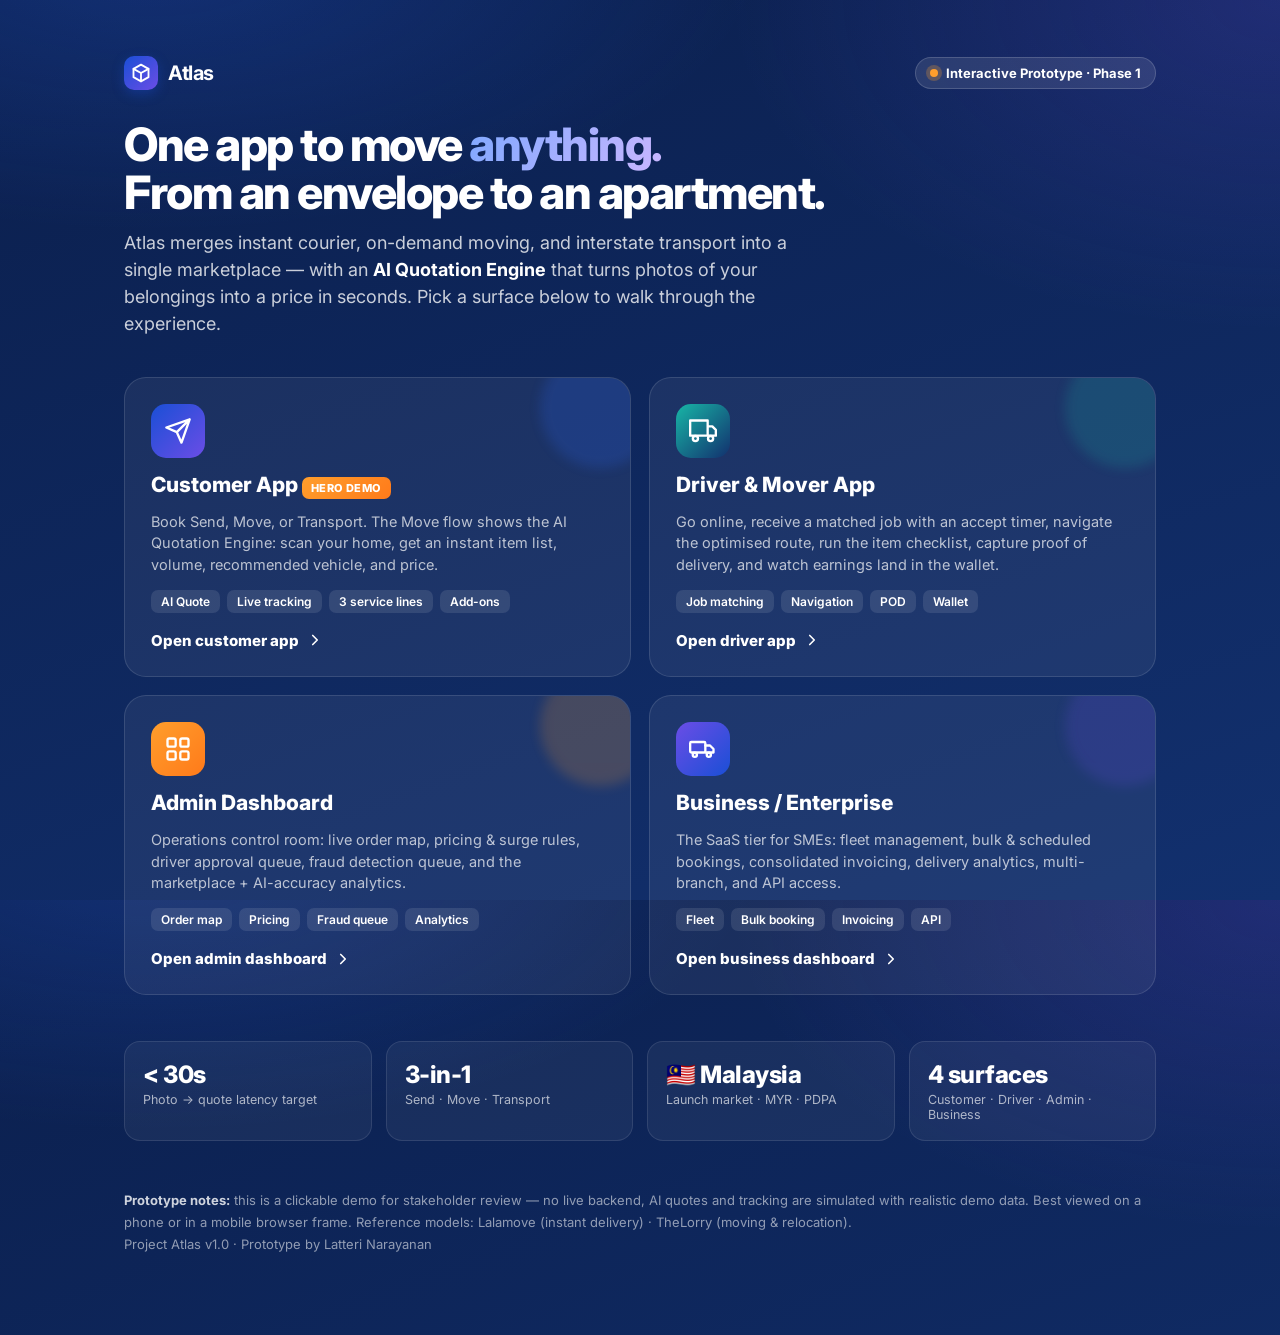
<file: index.html>
<!DOCTYPE html>
<html lang="en">
<head>
<meta charset="UTF-8">
<meta name="viewport" content="width=device-width, initial-scale=1, viewport-fit=cover">
<meta name="theme-color" content="#0B1F4D">
<title>Atlas — Logistics Super-App · Prototype</title>
<link rel="preconnect" href="https://fonts.googleapis.com">
<link href="https://fonts.googleapis.com/css2?family=Inter:wght@400;500;600;700;800&display=swap" rel="stylesheet">
<link rel="stylesheet" href="css/atlas.css?v=4">
<style>
  body{ background:
      radial-gradient(1100px 500px at 12% -5%, rgba(46,107,255,.22), transparent 55%),
      radial-gradient(1000px 600px at 100% 0%, rgba(107,77,230,.20), transparent 55%),
      var(--grad-navy); color:#fff; min-height:100vh; }
  .hub{ max-width:1080px; margin:0 auto; padding:56px 24px 80px; }
  .hero-top{ display:flex; align-items:center; justify-content:space-between; gap:16px; flex-wrap:wrap; }
  .tag{ display:inline-flex; align-items:center; gap:8px; background:rgba(255,255,255,.1); border:1px solid rgba(255,255,255,.16);
    padding:7px 14px; border-radius:999px; font-size:13px; font-weight:700; }
  .tag .d{ width:8px; height:8px; border-radius:50%; background:var(--atlas-amber); box-shadow:0 0 0 4px rgba(255,158,44,.25); }
  h1.big{ font-size:46px; font-weight:800; letter-spacing:-1.5px; margin:30px 0 12px; line-height:1.05; }
  h1.big span{ background:linear-gradient(120deg,#7FA8FF,#C9B6FF); -webkit-background-clip:text; background-clip:text; color:transparent; }
  .lede{ font-size:18px; color:rgba(255,255,255,.78); max-width:680px; line-height:1.5; }
  .surfaces{ display:grid; grid-template-columns:repeat(2,1fr); gap:18px; margin-top:40px; }
  .surface{ background:rgba(255,255,255,.06); border:1px solid rgba(255,255,255,.12); border-radius:22px; padding:26px;
    display:flex; flex-direction:column; gap:14px; transition:.2s; position:relative; overflow:hidden; }
  .surface:hover{ background:rgba(255,255,255,.1); transform:translateY(-3px); border-color:rgba(255,255,255,.25); }
  .surface .ic{ width:54px; height:54px; border-radius:15px; display:grid; place-items:center; }
  .surface .ic svg{ width:28px; height:28px; color:#fff; }
  .surface h3{ font-size:21px; font-weight:800; }
  .surface p{ color:rgba(255,255,255,.7); font-size:14.5px; line-height:1.5; flex:1; }
  .surface .feats{ display:flex; flex-wrap:wrap; gap:7px; }
  .surface .feats span{ font-size:12px; background:rgba(255,255,255,.1); padding:4px 10px; border-radius:7px; font-weight:600; }
  .surface .open{ display:inline-flex; align-items:center; gap:7px; font-weight:800; font-size:15px; margin-top:4px; }
  .surface .open svg{ width:18px; height:18px; }
  .surface .corner{ position:absolute; top:-30px; right:-30px; width:120px; height:120px; border-radius:50%; opacity:.18; filter:blur(6px); }
  .ic.c{ background:var(--grad-brand);} .corner.c{ background:#2E6BFF; }
  .ic.d{ background:linear-gradient(135deg,#18B6A6,#12306E);} .corner.d{ background:#18B6A6; }
  .ic.a{ background:linear-gradient(135deg,#FF9E2C,#FF7A1A);} .corner.a{ background:#FF9E2C; }
  .ic.b{ background:linear-gradient(135deg,#6B4DE6,#1A4FD6);} .corner.b{ background:#6B4DE6; }
  .badge-soft{ font-size:11px; font-weight:800; letter-spacing:.4px; text-transform:uppercase;
    background:var(--grad-cta); padding:4px 9px; border-radius:7px; color:#fff; }
  .meta{ margin-top:46px; display:grid; grid-template-columns:repeat(4,1fr); gap:14px; }
  .meta .m{ background:rgba(255,255,255,.05); border:1px solid rgba(255,255,255,.1); border-radius:16px; padding:18px; }
  .meta .m .v{ font-size:24px; font-weight:800; letter-spacing:-.5px; }
  .meta .m .l{ font-size:12.5px; color:rgba(255,255,255,.65); margin-top:3px; }
  .foot{ margin-top:48px; color:rgba(255,255,255,.55); font-size:13px; line-height:1.7; }
  @media(max-width:760px){ .surfaces,.meta{ grid-template-columns:1fr; } h1.big{ font-size:34px; } .meta{ grid-template-columns:repeat(2,1fr);} }
</style>
</head>
<body>
<div class="hub">
  <div class="hero-top">
    <div class="atlas-logo">
      <span class="mark"><svg viewBox="0 0 24 24" fill="none" stroke="#fff" stroke-width="2.2" stroke-linecap="round" stroke-linejoin="round"><path d="M12 2l9 5v10l-9 5-9-5V7z"/><path d="M3 7l9 5 9-5M12 12v10"/></svg></span>
      <span class="word"><b>Atlas</b></span>
    </div>
    <span class="tag"><span class="d"></span> Interactive Prototype · Phase 1</span>
  </div>

  <h1 class="big">One app to move <span>anything.</span><br>From an envelope to an apartment.</h1>
  <p class="lede">Atlas merges instant courier, on-demand moving, and interstate transport into a single marketplace — with an <b style="color:#fff">AI Quotation Engine</b> that turns photos of your belongings into a price in seconds. Pick a surface below to walk through the experience.</p>

  <div class="surfaces">
    <a class="surface" href="customer/index.html">
      <div class="corner c"></div>
      <div class="ic c">_SEND_</div>
      <h3>Customer App <span class="badge-soft">Hero demo</span></h3>
      <p>Book Send, Move, or Transport. The Move flow shows the AI Quotation Engine: scan your home, get an instant item list, volume, recommended vehicle, and price.</p>
      <div class="feats"><span>AI Quote</span><span>Live tracking</span><span>3 service lines</span><span>Add-ons</span></div>
      <span class="open">Open customer app _CHEV_</span>
    </a>

    <a class="surface" href="driver/index.html">
      <div class="corner d"></div>
      <div class="ic d">_TRUCK_</div>
      <h3>Driver &amp; Mover App</h3>
      <p>Go online, receive a matched job with an accept timer, navigate the optimised route, run the item checklist, capture proof of delivery, and watch earnings land in the wallet.</p>
      <div class="feats"><span>Job matching</span><span>Navigation</span><span>POD</span><span>Wallet</span></div>
      <span class="open">Open driver app _CHEV_</span>
    </a>

    <a class="surface" href="admin/index.html">
      <div class="corner a"></div>
      <div class="ic a">_GRID_</div>
      <h3>Admin Dashboard</h3>
      <p>Operations control room: live order map, pricing &amp; surge rules, driver approval queue, fraud detection queue, and the marketplace + AI-accuracy analytics.</p>
      <div class="feats"><span>Order map</span><span>Pricing</span><span>Fraud queue</span><span>Analytics</span></div>
      <span class="open">Open admin dashboard _CHEV_</span>
    </a>

    <a class="surface" href="business/index.html">
      <div class="corner b"></div>
      <div class="ic b">_FLEET_</div>
      <h3>Business / Enterprise</h3>
      <p>The SaaS tier for SMEs: fleet management, bulk &amp; scheduled bookings, consolidated invoicing, delivery analytics, multi-branch, and API access.</p>
      <div class="feats"><span>Fleet</span><span>Bulk booking</span><span>Invoicing</span><span>API</span></div>
      <span class="open">Open business dashboard _CHEV_</span>
    </a>
  </div>

  <div class="meta">
    <div class="m"><div class="v">&lt; 30s</div><div class="l">Photo → quote latency target</div></div>
    <div class="m"><div class="v">3-in-1</div><div class="l">Send · Move · Transport</div></div>
    <div class="m"><div class="v">🇲🇾 Malaysia</div><div class="l">Launch market · MYR · PDPA</div></div>
    <div class="m"><div class="v">4 surfaces</div><div class="l">Customer · Driver · Admin · Business</div></div>
  </div>

  <p class="foot">
    <b style="color:rgba(255,255,255,.8)">Prototype notes:</b> this is a clickable demo for stakeholder review — no live backend, AI quotes and tracking are simulated with realistic demo data.
    Best viewed on a phone or in a mobile browser frame. Reference models: Lalamove (instant delivery) · TheLorry (moving &amp; relocation).<br>
    Project Atlas v1.0 · Prototype by Latteri Narayanan
  </p>
</div>

<script src="js/atlas.js?v=4"></script>
<script>
  document.querySelectorAll('.ic').forEach(el=>{
    el.innerHTML = el.innerHTML
      .replace('_SEND_', icon('send')).replace('_TRUCK_', icon('truck'))
      .replace('_GRID_', icon('grid')).replace('_FLEET_', icon('fleet'));
  });
  document.querySelectorAll('.open').forEach(el=>{ el.innerHTML = el.innerHTML.replace('_CHEV_', icon('chev')); });
</script>
</body>
</html>
</file>
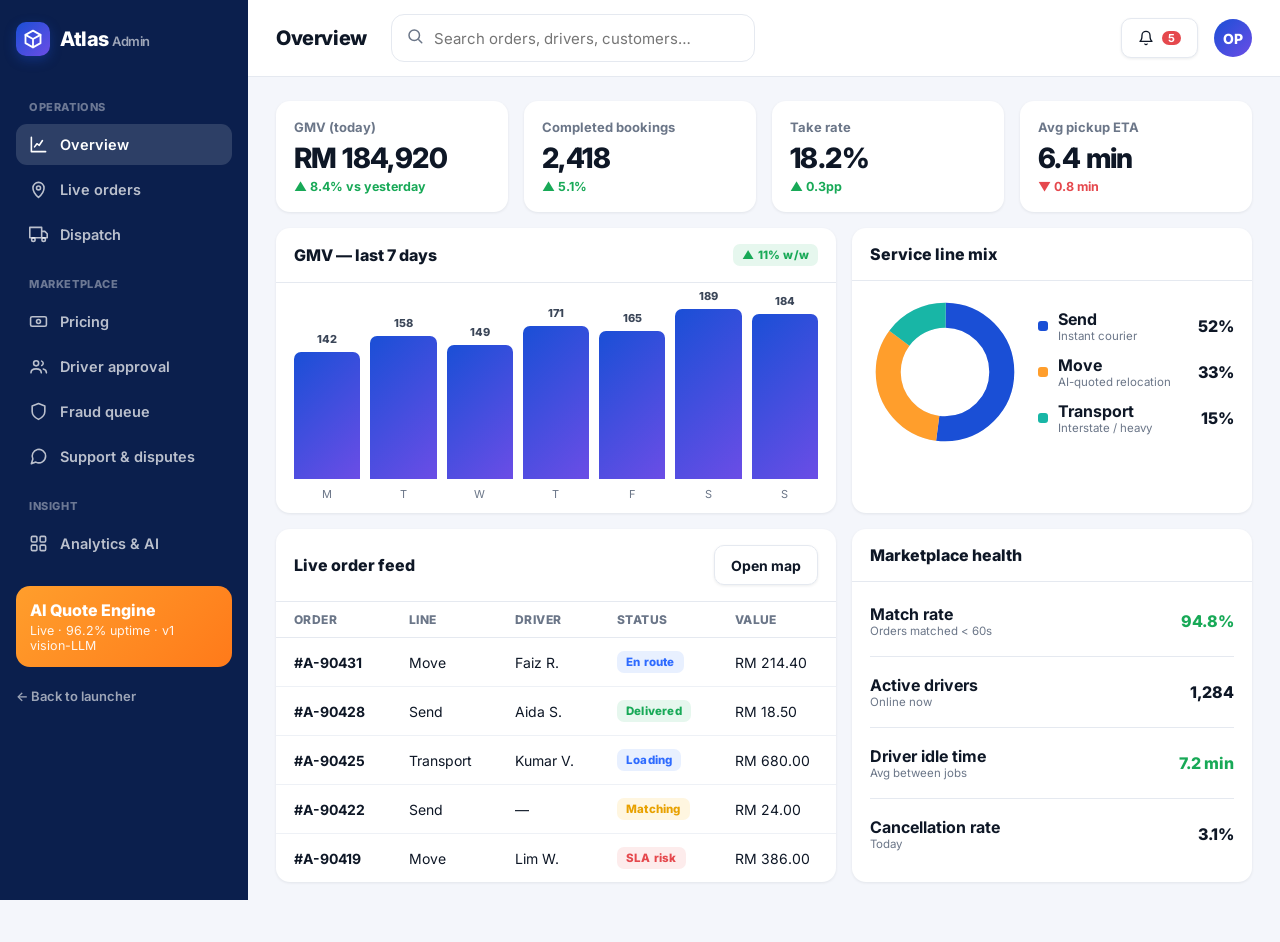
<file: admin/index.html>
<!DOCTYPE html>
<html lang="en">
<head>
<meta charset="UTF-8">
<meta name="viewport" content="width=device-width, initial-scale=1">
<title>Atlas — Admin Dashboard</title>
<link rel="preconnect" href="https://fonts.googleapis.com">
<link href="https://fonts.googleapis.com/css2?family=Inter:wght@400;500;600;700;800&display=swap" rel="stylesheet">
<link rel="stylesheet" href="../css/atlas.css?v=4">
<style>
  .opsmap{ height:380px; border-radius:14px; }
  .opsmap .label{ position:absolute; background:#fff; border:1px solid var(--line); border-radius:8px; padding:4px 8px; font-size:11px; font-weight:700; box-shadow:var(--shadow-sm); transform:translate(-50%,-150%); }
  .heat{ position:absolute; border-radius:50%; transform:translate(-50%,-50%); }
  .legend{ display:flex; gap:14px; flex-wrap:wrap; font-size:12px; font-weight:600; color:var(--ink-2); }
  .legend span{ display:inline-flex; align-items:center; gap:6px; } .legend i{ width:11px; height:11px; border-radius:50%; }
  .tariff-input{ width:90px; text-align:right; }
  .toggle-w{ width:46px; height:26px; border-radius:14px; background:var(--line); position:relative; cursor:pointer; transition:.2s; }
  .toggle-w.on{ background:var(--atlas-blue);} .toggle-w i{ position:absolute; top:3px; left:3px; width:20px; height:20px; border-radius:50%; background:#fff; transition:.2s;}
  .toggle-w.on i{ left:23px; }
  .risk-meter{ height:8px; border-radius:4px; background:var(--line); overflow:hidden; width:80px; }
  .risk-meter i{ display:block; height:100%; }
  .donut{ width:150px; height:150px; }
  .stat-mini{ display:flex; align-items:center; gap:10px; }
  .stat-mini .d{ width:10px; height:10px; border-radius:3px; }
</style>
</head>
<body>
<div class="dash">
  <!-- sidebar -->
  <aside class="side">
    <div class="atlas-logo"><span class="mark"><svg viewBox="0 0 24 24" fill="none" stroke="#fff" stroke-width="2.2" stroke-linecap="round" stroke-linejoin="round"><path d="M12 2l9 5v10l-9 5-9-5V7z"/><path d="M3 7l9 5 9-5M12 12v10"/></svg></span><span class="word">Atlas <span style="font-weight:600;font-size:13px;opacity:.6">Admin</span></span></div>
    <nav class="nav" id="nav">
      <div class="grp">Operations</div>
      <a class="active" data-p="overview" onclick="nav('overview',this)">_CHART_ Overview</a>
      <a data-p="orders" onclick="nav('orders',this)">_PIN_ Live orders</a>
      <a data-p="dispatch" onclick="nav('dispatch',this)">_TRUCK_ Dispatch</a>
      <div class="grp">Marketplace</div>
      <a data-p="pricing" onclick="nav('pricing',this)">_CASH_ Pricing</a>
      <a data-p="drivers" onclick="nav('drivers',this)">_USERS_ Driver approval</a>
      <a data-p="fraud" onclick="nav('fraud',this)">_SHIELD_ Fraud queue</a>
      <a data-p="support" onclick="nav('support',this)">_CHAT_ Support &amp; disputes</a>
      <div class="grp">Insight</div>
      <a data-p="analytics" onclick="nav('analytics',this)">_GRID_ Analytics &amp; AI</a>
    </nav>
    <div class="badge-pro"><div class="t">AI Quote Engine</div><div class="s">Live · 96.2% uptime · v1 vision-LLM</div></div>
    <div style="margin-top:18px"><a href="../index.html" style="color:rgba(255,255,255,.6);font-size:13px;font-weight:600">← Back to launcher</a></div>
  </aside>

  <!-- main -->
  <main class="main">
    <div class="topbar">
      <h2 id="page-title">Overview</h2>
      <div class="field search" style="margin-left:8px"><span>_SEARCH_</span><input placeholder="Search orders, drivers, customers…"></div>
      <div class="spacer" style="flex:1"></div>
      <button class="btn-w">_BELL_ <span style="background:var(--danger);color:#fff;border-radius:8px;padding:0 6px;font-size:11px">5</span></button>
      <div class="av">OP</div>
    </div>
    <div class="content">

      <!-- ===== OVERVIEW ===== -->
      <section class="page active" id="p-overview">
        <div class="kpis">
          <div class="kpi"><div class="lab">GMV (today)</div><div class="val">RM 184,920</div><div class="delta up">▲ 8.4% vs yesterday</div></div>
          <div class="kpi"><div class="lab">Completed bookings</div><div class="val">2,418</div><div class="delta up">▲ 5.1%</div></div>
          <div class="kpi"><div class="lab">Take rate</div><div class="val">18.2%</div><div class="delta up">▲ 0.3pp</div></div>
          <div class="kpi"><div class="lab">Avg pickup ETA</div><div class="val">6.4 min</div><div class="delta down">▼ 0.8 min</div></div>
        </div>

        <div class="grid g-2" style="margin-top:16px">
          <div class="panel">
            <div class="ph"><h3>GMV — last 7 days</h3><span class="badge ok">▲ 11% w/w</span></div>
            <div class="pb"><div class="bar-chart" id="gmv-chart"></div><div style="height:18px"></div></div>
          </div>
          <div class="panel">
            <div class="ph"><h3>Service line mix</h3></div>
            <div class="pb" style="display:flex; gap:18px; align-items:center">
              <svg class="donut" viewBox="0 0 42 42">
                <circle cx="21" cy="21" r="15.9" fill="none" stroke="#E5E9F0" stroke-width="7"/>
                <circle cx="21" cy="21" r="15.9" fill="none" stroke="#1A4FD6" stroke-width="7" stroke-dasharray="52 48" stroke-dashoffset="25"/>
                <circle cx="21" cy="21" r="15.9" fill="none" stroke="#FF9E2C" stroke-width="7" stroke-dasharray="33 67" stroke-dashoffset="73"/>
                <circle cx="21" cy="21" r="15.9" fill="none" stroke="#18B6A6" stroke-width="7" stroke-dasharray="15 85" stroke-dashoffset="40"/>
              </svg>
              <div style="flex:1; display:flex; flex-direction:column; gap:12px">
                <div class="stat-mini"><span class="d" style="background:#1A4FD6"></span><div style="flex:1"><div class="b">Send</div><div class="tiny muted">Instant courier</div></div><div class="bb">52%</div></div>
                <div class="stat-mini"><span class="d" style="background:#FF9E2C"></span><div style="flex:1"><div class="b">Move</div><div class="tiny muted">AI-quoted relocation</div></div><div class="bb">33%</div></div>
                <div class="stat-mini"><span class="d" style="background:#18B6A6"></span><div style="flex:1"><div class="b">Transport</div><div class="tiny muted">Interstate / heavy</div></div><div class="bb">15%</div></div>
              </div>
            </div>
          </div>
        </div>

        <div class="grid g-2" style="margin-top:16px">
          <div class="panel">
            <div class="ph"><h3>Live order feed</h3><a class="btn-w" onclick="nav('orders',document.querySelector('[data-p=orders]'))">Open map</a></div>
            <table class="tbl">
              <thead><tr><th>Order</th><th>Line</th><th>Driver</th><th>Status</th><th>Value</th></tr></thead>
              <tbody>
                <tr><td class="b">#A-90431</td><td>Move</td><td>Faiz R.</td><td><span class="badge info">En route</span></td><td>RM 214.40</td></tr>
                <tr><td class="b">#A-90428</td><td>Send</td><td>Aida S.</td><td><span class="badge ok">Delivered</span></td><td>RM 18.50</td></tr>
                <tr><td class="b">#A-90425</td><td>Transport</td><td>Kumar V.</td><td><span class="badge info">Loading</span></td><td>RM 680.00</td></tr>
                <tr><td class="b">#A-90422</td><td>Send</td><td>—</td><td><span class="badge warn">Matching</span></td><td>RM 24.00</td></tr>
                <tr><td class="b">#A-90419</td><td>Move</td><td>Lim W.</td><td><span class="badge danger">SLA risk</span></td><td>RM 386.00</td></tr>
              </tbody>
            </table>
          </div>
          <div class="panel">
            <div class="ph"><h3>Marketplace health</h3></div>
            <div class="pb">
              <div class="between" style="padding:6px 0"><div><div class="b">Match rate</div><div class="tiny muted">Orders matched &lt; 60s</div></div><div class="bb" style="color:var(--ok)">94.8%</div></div>
              <div class="divider"></div>
              <div class="between" style="padding:6px 0"><div><div class="b">Active drivers</div><div class="tiny muted">Online now</div></div><div class="bb">1,284</div></div>
              <div class="divider"></div>
              <div class="between" style="padding:6px 0"><div><div class="b">Driver idle time</div><div class="tiny muted">Avg between jobs</div></div><div class="bb" style="color:var(--ok)">7.2 min</div></div>
              <div class="divider"></div>
              <div class="between" style="padding:6px 0"><div><div class="b">Cancellation rate</div><div class="tiny muted">Today</div></div><div class="bb">3.1%</div></div>
            </div>
          </div>
        </div>
      </section>

      <!-- ===== LIVE ORDERS ===== -->
      <section class="page" id="p-orders">
        <div class="panel">
          <div class="ph"><h3>Live order map — Klang Valley</h3>
            <div class="row"><button class="btn-w">_FILTER_ Filter</button><button class="btn-w primary">_PIN_ 2,418 active</button></div></div>
          <div class="pb">
            <div class="map opsmap" id="ops-map">
              <div class="road" style="left:0; top:130px; width:100%; height:16px"></div>
              <div class="road" style="left:0; top:270px; width:100%; height:16px"></div>
              <div class="road" style="left:220px; top:0; width:16px; height:100%"></div>
              <div class="road" style="left:520px; top:0; width:16px; height:100%"></div>
              <div class="heat" style="left:240px; top:140px; width:140px; height:140px; background:radial-gradient(rgba(229,72,77,.35),transparent 70%)"></div>
              <div class="heat" style="left:540px; top:280px; width:120px; height:120px; background:radial-gradient(rgba(255,158,44,.35),transparent 70%)"></div>
              <div class="heat" style="left:160px; top:300px; width:90px; height:90px; background:radial-gradient(rgba(26,79,214,.30),transparent 70%)"></div>
              <div class="veh" style="left:230px; top:138px">_TRUCK_</div>
              <div class="veh" style="left:300px; top:200px; background:var(--atlas-blue)">_SEND_</div>
              <div class="veh" style="left:520px; top:278px">_TRUCK_</div>
              <div class="veh" style="left:540px; top:140px; background:var(--atlas-blue)">_SEND_</div>
              <div class="veh" style="left:180px; top:320px; background:var(--atlas-teal)">_TRUCK_</div>
              <div class="label" style="left:240px; top:140px">Mont Kiara · high demand</div>
              <div class="label" style="left:540px; top:280px">Cheras · surge 1.3×</div>
            </div>
            <div class="legend" style="margin-top:14px">
              <span><i style="background:var(--atlas-navy)"></i> Lorry / Move</span>
              <span><i style="background:var(--atlas-blue)"></i> Bike / Send</span>
              <span><i style="background:var(--atlas-teal)"></i> Transport</span>
              <span><i style="background:rgba(229,72,77,.6)"></i> Demand heat</span>
            </div>
          </div>
        </div>
        <div class="panel" style="margin-top:16px">
          <div class="ph"><h3>Exceptions &amp; SLA breaches</h3><span class="badge danger">3 need action</span></div>
          <table class="tbl">
            <thead><tr><th>Order</th><th>Issue</th><th>Waiting</th><th>Action</th></tr></thead>
            <tbody>
              <tr><td class="b">#A-90419</td><td>Move running 18 min over window</td><td>18 min</td><td><button class="btn-w dark">Reassign</button></td></tr>
              <tr><td class="b">#A-90422</td><td>No driver matched in zone</td><td>4 min</td><td><button class="btn-w dark">Manual dispatch</button></td></tr>
              <tr><td class="b">#A-90402</td><td>Customer reported delay</td><td>11 min</td><td><button class="btn-w">Contact</button></td></tr>
            </tbody>
          </table>
        </div>
      </section>

      <!-- ===== DISPATCH ===== -->
      <section class="page" id="p-dispatch">
        <div class="kpis">
          <div class="kpi"><div class="lab">Matching queue</div><div class="val">12</div><div class="delta">orders awaiting match</div></div>
          <div class="kpi"><div class="lab">Idle drivers</div><div class="val">86</div><div class="delta">in low-demand zones</div></div>
          <div class="kpi"><div class="lab">Avg accept time</div><div class="val">8.1s</div><div class="delta up">healthy</div></div>
          <div class="kpi"><div class="lab">Batched jobs</div><div class="val">214</div><div class="delta up">▲ utilisation +9%</div></div>
        </div>
        <div class="panel" style="margin-top:16px">
          <div class="ph"><h3>Matching queue health</h3><button class="btn-w primary">Auto-balance zones</button></div>
          <table class="tbl">
            <thead><tr><th>Order</th><th>Line</th><th>Zone</th><th>Nearest driver</th><th>Predicted accept</th><th></th></tr></thead>
            <tbody>
              <tr><td class="b">#A-90422</td><td>Send</td><td>Bangsar</td><td>1.2 km · Aida S.</td><td><span class="badge ok">High 88%</span></td><td><button class="btn-w dark">Dispatch</button></td></tr>
              <tr><td class="b">#A-90431</td><td>Move</td><td>Mont Kiara</td><td>0.8 km · Faiz R.</td><td><span class="badge ok">High 91%</span></td><td><button class="btn-w dark">Dispatch</button></td></tr>
              <tr><td class="b">#A-90440</td><td>Transport</td><td>Shah Alam</td><td>6.4 km · Kumar V.</td><td><span class="badge warn">Med 61%</span></td><td><button class="btn-w dark">Dispatch</button></td></tr>
            </tbody>
          </table>
        </div>
      </section>

      <!-- ===== PRICING ===== -->
      <section class="page" id="p-pricing">
        <div class="grid g-2">
          <div class="panel">
            <div class="ph"><h3>Base rates &amp; per-km tariffs</h3><button class="btn-w primary" onclick="toast('Tariffs published to live')">Publish changes</button></div>
            <table class="tbl">
              <thead><tr><th>Vehicle</th><th>Base (RM)</th><th>Per km (RM)</th><th>Capacity</th></tr></thead>
              <tbody>
                <tr><td class="b">Motorbike</td><td><input class="field tariff-input" value="5.00"></td><td><input class="field tariff-input" value="1.20"></td><td>Parcel</td></tr>
                <tr><td class="b">Car</td><td><input class="field tariff-input" value="8.00"></td><td><input class="field tariff-input" value="1.80"></td><td>25 kg</td></tr>
                <tr><td class="b">Van</td><td><input class="field tariff-input" value="80.00"></td><td><input class="field tariff-input" value="2.50"></td><td>6 m³</td></tr>
                <tr><td class="b">1-Ton Lorry</td><td><input class="field tariff-input" value="130.00"></td><td><input class="field tariff-input" value="3.20"></td><td>10 m³</td></tr>
                <tr><td class="b">3-Ton Lorry</td><td><input class="field tariff-input" value="220.00"></td><td><input class="field tariff-input" value="4.00"></td><td>18 m³</td></tr>
                <tr><td class="b">5-Ton Lorry</td><td><input class="field tariff-input" value="320.00"></td><td><input class="field tariff-input" value="4.80"></td><td>28 m³ · tail-lift</td></tr>
              </tbody>
            </table>
          </div>
          <div>
            <div class="panel">
              <div class="ph"><h3>Surge rules</h3></div>
              <div class="pb">
                <div class="between" style="padding:8px 0"><div><div class="b">Peak-hour surge</div><div class="tiny muted">Mon–Fri 5–8 PM · ×1.3</div></div><div class="toggle-w on" onclick="this.classList.toggle('on')"><i></i></div></div>
                <div class="divider"></div>
                <div class="between" style="padding:8px 0"><div><div class="b">Rain / weather surge</div><div class="tiny muted">Auto ×1.2 on alerts</div></div><div class="toggle-w on" onclick="this.classList.toggle('on')"><i></i></div></div>
                <div class="divider"></div>
                <div class="between" style="padding:8px 0"><div><div class="b">Low-supply surge</div><div class="tiny muted">Dynamic to 1.5× cap</div></div><div class="toggle-w on" onclick="this.classList.toggle('on')"><i></i></div></div>
              </div>
            </div>
            <div class="panel" style="margin-top:16px">
              <div class="ph"><h3>Add-on &amp; promo pricing</h3></div>
              <table class="tbl">
                <tbody>
                  <tr><td class="b">Packing</td><td>RM 120</td><td><span class="badge ok">Active</span></td></tr>
                  <tr><td class="b">Manpower (2)</td><td>RM 90</td><td><span class="badge ok">Active</span></td></tr>
                  <tr><td class="b">Insurance</td><td>RM 35</td><td><span class="badge ok">Active</span></td></tr>
                  <tr><td class="b">Promo · ATLAS20</td><td>−20%</td><td><span class="badge warn">Ends 30 Jun</span></td></tr>
                </tbody>
              </table>
            </div>
          </div>
        </div>
      </section>

      <!-- ===== DRIVER APPROVAL ===== -->
      <section class="page" id="p-drivers">
        <div class="kpis">
          <div class="kpi"><div class="lab">Pending verification</div><div class="val">28</div><div class="delta">in queue</div></div>
          <div class="kpi"><div class="lab">Approved (week)</div><div class="val">142</div><div class="delta up">▲ supply growth</div></div>
          <div class="kpi"><div class="lab">Avg review time</div><div class="val">3.2 hrs</div><div class="delta up">▼ faster</div></div>
          <div class="kpi"><div class="lab">Re-verification due</div><div class="val">9</div><div class="delta down">insurance expiring</div></div>
        </div>
        <div class="panel" style="margin-top:16px">
          <div class="ph"><h3>Verification queue</h3><button class="btn-w">_FILTER_ Filter</button></div>
          <table class="tbl">
            <thead><tr><th>Applicant</th><th>Vehicle</th><th>Licence</th><th>Insurance</th><th>Background</th><th>Action</th></tr></thead>
            <tbody>
              <tr><td><div class="row"><span class="avatar-s">RM</span><span class="b">Ridzuan M.</span></div></td><td>3-Ton Lorry</td><td><span class="badge ok">✓</span></td><td><span class="badge ok">✓</span></td><td><span class="badge ok">Clear</span></td><td><button class="btn-w primary">Approve</button></td></tr>
              <tr><td><div class="row"><span class="avatar-s">NH</span><span class="b">Nurul H.</span></div></td><td>Van</td><td><span class="badge ok">✓</span></td><td><span class="badge warn">Blurry</span></td><td><span class="badge ok">Clear</span></td><td><button class="btn-w">Request doc</button></td></tr>
              <tr><td><div class="row"><span class="avatar-s">TK</span><span class="b">Tan K.</span></div></td><td>Motorbike</td><td><span class="badge ok">✓</span></td><td><span class="badge ok">✓</span></td><td><span class="badge warn">Pending</span></td><td><button class="btn-w">Hold</button></td></tr>
              <tr><td><div class="row"><span class="avatar-s">AS</span><span class="b">Arif S.</span></div></td><td>1-Ton Lorry</td><td><span class="badge danger">Expired</span></td><td><span class="badge ok">✓</span></td><td><span class="badge ok">Clear</span></td><td><button class="btn-w">Reject</button></td></tr>
            </tbody>
          </table>
        </div>
      </section>

      <!-- ===== FRAUD ===== -->
      <section class="page" id="p-fraud">
        <div class="kpis">
          <div class="kpi"><div class="lab">Open flags</div><div class="val">17</div><div class="delta down">5 high risk</div></div>
          <div class="kpi"><div class="lab">Blocked at signup</div><div class="val">63</div><div class="delta">this week</div></div>
          <div class="kpi"><div class="lab">GMV protected</div><div class="val">RM 41.2k</div><div class="delta up">est. saved</div></div>
          <div class="kpi"><div class="lab">Fraud loss rate</div><div class="val">0.18%</div><div class="delta up">▼ below target</div></div>
        </div>
        <div class="panel" style="margin-top:16px">
          <div class="ph"><h3>Risk &amp; anomaly queue</h3><span class="badge danger">5 high risk</span></div>
          <table class="tbl">
            <thead><tr><th>Entity</th><th>Vector</th><th>Signals</th><th>Risk</th><th>Recommended</th><th>Action</th></tr></thead>
            <tbody>
              <tr><td class="b">cust #C-7741</td><td>Payment fraud</td><td>Card velocity · geo mismatch</td><td><div class="risk-meter"><i style="width:88%;background:var(--danger)"></i></div></td><td>Hold + step-up auth</td><td><button class="btn-w dark">Review</button></td></tr>
              <tr><td class="b">drv #D-3120</td><td>GPS spoofing</td><td>Impossible route · self-book</td><td><div class="risk-meter"><i style="width:82%;background:var(--danger)"></i></div></td><td>Suspend payout</td><td><button class="btn-w dark">Review</button></td></tr>
              <tr><td class="b">cust #C-7705</td><td>Promo abuse</td><td>Referral ring · 6 accounts</td><td><div class="risk-meter"><i style="width:64%;background:var(--warn)"></i></div></td><td>Throttle / revoke</td><td><button class="btn-w">Review</button></td></tr>
              <tr><td class="b">drv #D-3098</td><td>Fake POD</td><td>Duplicate image · no geo</td><td><div class="risk-meter"><i style="width:71%;background:var(--warn)"></i></div></td><td>Hold payout</td><td><button class="btn-w">Review</button></td></tr>
              <tr><td class="b">cust #C-7688</td><td>Fake account</td><td>Disposable number · device dup</td><td><div class="risk-meter"><i style="width:55%;background:var(--warn)"></i></div></td><td>Flag at signup</td><td><button class="btn-w">Review</button></td></tr>
            </tbody>
          </table>
        </div>
      </section>

      <!-- ===== SUPPORT & DISPUTES ===== -->
      <section class="page" id="p-support">
        <div class="kpis">
          <div class="kpi"><div class="lab">Open tickets</div><div class="val">34</div><div class="delta down">6 breaching SLA</div></div>
          <div class="kpi"><div class="lab">Avg first response</div><div class="val">4.2 min</div><div class="delta up">▼ faster</div></div>
          <div class="kpi"><div class="lab">Open disputes / claims</div><div class="val">9</div><div class="delta">RM 3,180 at stake</div></div>
          <div class="kpi"><div class="lab">Refunds (today)</div><div class="val">RM 642</div><div class="delta">21 processed</div></div>
        </div>
        <div class="grid g-2" style="margin-top:16px">
          <div class="panel">
            <div class="ph"><h3>Ticket queue</h3><div class="row"><button class="btn-w">_FILTER_ Filter</button><button class="btn-w primary">Assign</button></div></div>
            <table class="tbl">
              <thead><tr><th>Ticket</th><th>Customer</th><th>Order</th><th>Topic</th><th>Priority</th><th>Action</th></tr></thead>
              <tbody>
                <tr><td class="b">#T-4821</td><td>Latteri N.</td><td>#A-90419</td><td>Move running late</td><td><span class="badge danger">High</span></td><td><button class="btn-w dark">Open chat</button></td></tr>
                <tr><td class="b">#T-4818</td><td>Aishah K.</td><td>#A-90388</td><td>Item damaged in transit</td><td><span class="badge warn">Claim</span></td><td><button class="btn-w dark">Open chat</button></td></tr>
                <tr><td class="b">#T-4815</td><td>Wei L.</td><td>#A-90377</td><td>Overcharged — surge query</td><td><span class="badge info">Billing</span></td><td><button class="btn-w">Open chat</button></td></tr>
                <tr><td class="b">#T-4810</td><td>Ramesh P.</td><td>#A-90361</td><td>Driver no-show</td><td><span class="badge warn">Med</span></td><td><button class="btn-w">Open chat</button></td></tr>
              </tbody>
            </table>
          </div>
          <div class="panel">
            <div class="ph"><h3>Live chat — #T-4821</h3><span class="badge info">Latteri N.</span></div>
            <div class="pb">
              <div style="display:flex; flex-direction:column; gap:10px; max-height:230px; overflow:auto">
                <div style="align-self:flex-start; max-width:80%; background:var(--surface-2); padding:10px 13px; border-radius:12px; font-size:13.5px">Hi, my move driver is 18 minutes late and not answering.</div>
                <div style="align-self:flex-end; max-width:80%; background:var(--atlas-blue); color:#fff; padding:10px 13px; border-radius:12px; font-size:13.5px">Apologies Latteri — I can see the delay. Reassigning a nearby 1-ton driver now, ETA 7 min.</div>
                <div style="align-self:flex-start; max-width:80%; background:var(--surface-2); padding:10px 13px; border-radius:12px; font-size:13.5px">Thank you!</div>
              </div>
              <div class="field" style="margin-top:12px"><input placeholder="Type a reply…"><button class="btn-w primary" style="height:34px">Send</button></div>
              <div class="row" style="gap:8px; margin-top:10px"><button class="btn-w">Issue refund</button><button class="btn-w">Reassign driver</button><button class="btn-w dark">Resolve ticket</button></div>
            </div>
          </div>
        </div>
        <div class="panel" style="margin-top:16px">
          <div class="ph"><h3>Disputes &amp; claims</h3><span class="badge warn">9 open</span></div>
          <table class="tbl">
            <thead><tr><th>Claim</th><th>Order</th><th>Type</th><th>Amount</th><th>Status</th><th>Action</th></tr></thead>
            <tbody>
              <tr><td class="b">#CL-771</td><td>#A-90388</td><td>Damaged goods</td><td>RM 850</td><td><span class="badge warn">Reviewing</span></td><td><button class="btn-w dark">Approve refund</button></td></tr>
              <tr><td class="b">#CL-768</td><td>#A-90377</td><td>Surge overcharge</td><td>RM 42</td><td><span class="badge info">Investigating</span></td><td><button class="btn-w">Adjust</button></td></tr>
              <tr><td class="b">#CL-762</td><td>#A-90361</td><td>Service not rendered</td><td>RM 214</td><td><span class="badge danger">Escalated</span></td><td><button class="btn-w dark">Resolve</button></td></tr>
            </tbody>
          </table>
        </div>
      </section>

      <!-- ===== ANALYTICS & AI ===== -->
      <section class="page" id="p-analytics">
        <div class="kpis">
          <div class="kpi"><div class="lab">Volume MAPE</div><div class="val">14.8%</div><div class="delta up">▼ toward &lt;10% target</div></div>
          <div class="kpi"><div class="lab">Vehicle-match accuracy</div><div class="val">86.4%</div><div class="delta up">▲ target &gt;92%</div></div>
          <div class="kpi"><div class="lab">Quote-to-book rate</div><div class="val">41.2%</div><div class="delta up">▲ 2.1pp</div></div>
          <div class="kpi"><div class="lab">Time-to-quote</div><div class="val">11.3s</div><div class="delta up">under 30s target</div></div>
        </div>
        <div class="grid g-2" style="margin-top:16px">
          <div class="panel">
            <div class="ph"><h3>AI volume accuracy — estimated vs actual m³</h3><span class="badge info">Data flywheel live</span></div>
            <div class="pb"><div class="bar-chart" id="mape-chart"></div><div style="height:18px"></div>
              <div class="tiny muted" style="margin-top:8px">Error falling as customer-confirmation labels accrue. Top item classes graduating to custom detector.</div></div>
          </div>
          <div class="panel">
            <div class="ph"><h3>Item-list edit rate</h3></div>
            <div class="pb">
              <div class="between" style="padding:6px 0"><div class="b small">Items confirmed unchanged</div><div class="bb" style="color:var(--ok)">71%</div></div>
              <div class="progress"><i style="width:71%"></i></div>
              <div class="divider"></div>
              <div class="between" style="padding:6px 0"><div class="b small">Quantity adjusted</div><div class="bb">19%</div></div>
              <div class="progress"><i style="width:19%; background:var(--atlas-amber)"></i></div>
              <div class="divider"></div>
              <div class="between" style="padding:6px 0"><div class="b small">Item added / removed</div><div class="bb">10%</div></div>
              <div class="progress"><i style="width:10%; background:var(--atlas-violet)"></i></div>
              <div class="tiny muted" style="margin-top:12px">Every edit is logged as ground-truth — 2,418 labelled jobs added this week.</div>
            </div>
          </div>
        </div>
        <div class="panel" style="margin-top:16px">
          <div class="ph"><h3>Retention &amp; trust</h3></div>
          <div class="pb grid g-3">
            <div><div class="lab muted small">Repeat rate (30-day)</div><div class="val bb" style="font-size:26px">38%</div></div>
            <div><div class="lab muted small">Avg customer rating</div><div class="val bb" style="font-size:26px">4.8 ★</div></div>
            <div><div class="lab muted small">Dispute rate</div><div class="val bb" style="font-size:26px">1.2%</div></div>
          </div>
        </div>
      </section>

    </div>
  </main>
</div>

<script src="../js/atlas.js?v=4"></script>
<script>
  const TOKENS={ _CHART_:'chart',_PIN_:'pin',_TRUCK_:'truck',_CASH_:'cash',_USERS_:'users',_SHIELD_:'shield',_GRID_:'grid',
    _SEARCH_:'search',_BELL_:'bell',_FILTER_:'filter',_SEND_:'send',_CHAT_:'chat' };
  let html=document.body.innerHTML;
  for(const [k,n] of Object.entries(TOKENS)){ html=html.split(k).join(icon(n)); }
  document.body.innerHTML=html;

  const TITLES={overview:'Overview',orders:'Live orders',dispatch:'Dispatch',pricing:'Pricing',drivers:'Driver approval',fraud:'Fraud queue',support:'Support & disputes',analytics:'Analytics & AI'};
  function nav(p,el){
    document.querySelectorAll('.page').forEach(x=>x.classList.remove('active'));
    document.getElementById('p-'+p).classList.add('active');
    document.querySelectorAll('.side .nav a').forEach(a=>a.classList.remove('active'));
    (el||document.querySelector('[data-p='+p+']')).classList.add('active');
    document.getElementById('page-title').textContent=TITLES[p];
    window.scrollTo(0,0);
  }
  // charts
  function bars(id,data,labels){
    const max=Math.max(...data);
    document.getElementById(id).innerHTML=data.map((v,i)=>`<div class="bar" style="height:${Math.round(v/max*100)}%"><span>${v}</span><small>${labels[i]}</small></div>`).join('');
  }
  bars('gmv-chart',[142,158,149,171,165,189,184],['M','T','W','T','F','S','S']);
  bars('mape-chart',[28,24,21,19,17,15],['Wk1','Wk2','Wk3','Wk4','Wk5','Now']);
</script>
</body>
</html>
</file>
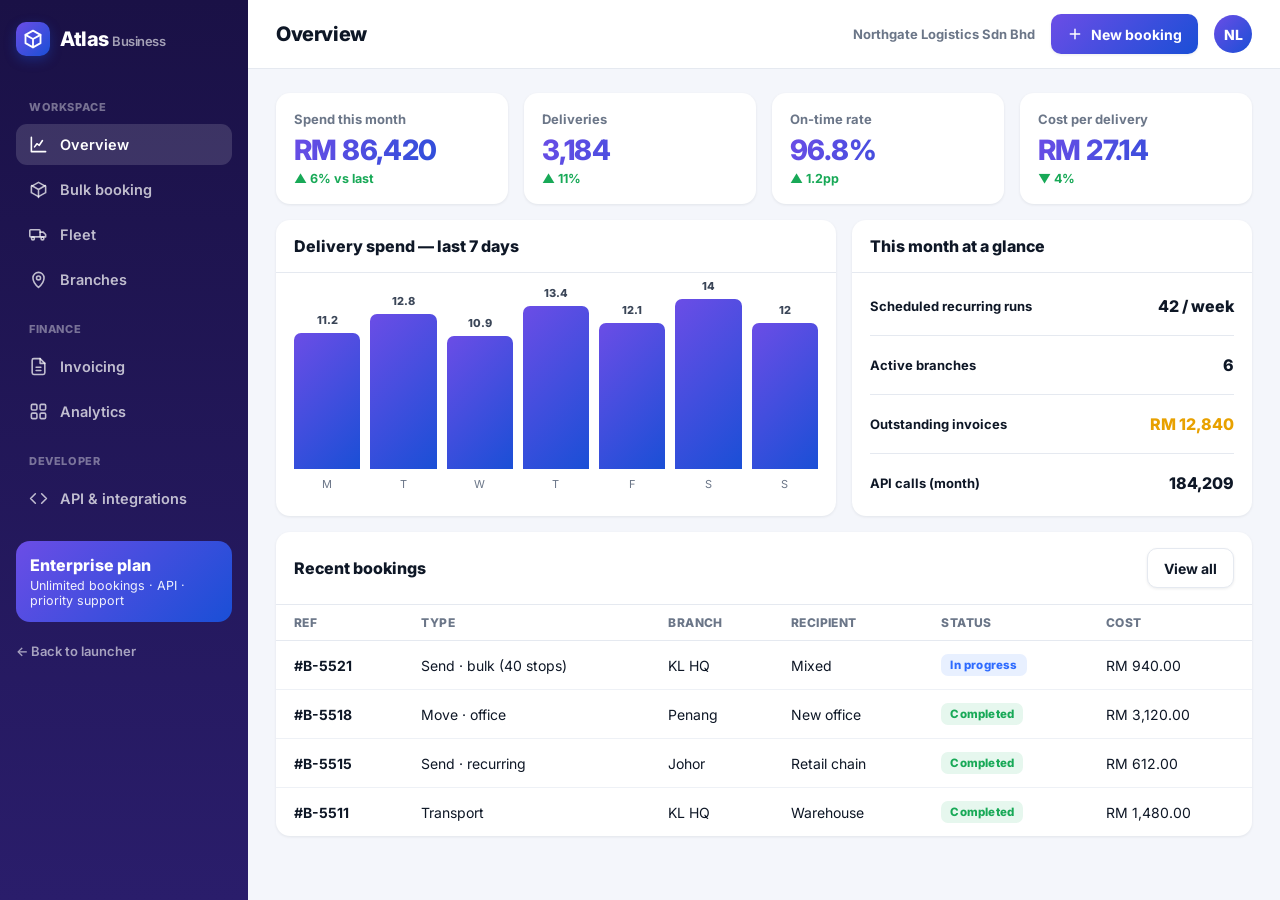
<file: business/index.html>
<!DOCTYPE html>
<html lang="en">
<head>
<meta charset="UTF-8">
<meta name="viewport" content="width=device-width, initial-scale=1">
<title>Atlas — Business / Enterprise</title>
<link rel="preconnect" href="https://fonts.googleapis.com">
<link href="https://fonts.googleapis.com/css2?family=Inter:wght@400;500;600;700;800&display=swap" rel="stylesheet">
<link rel="stylesheet" href="../css/atlas.css?v=4">
<style>
  .side{ background:linear-gradient(180deg,#1a1146,#2a1d6b); }
  .fleet-card{ display:flex; gap:12px; align-items:center; padding:14px; border:1px solid var(--line); border-radius:12px; }
  .fleet-card .fic{ width:46px; height:46px; border-radius:11px; background:var(--surface-2); display:grid; place-items:center; color:var(--atlas-violet); }
  .fleet-card .fic svg{ width:24px; height:24px; }
  .dot-status{ width:9px; height:9px; border-radius:50%; display:inline-block; margin-right:6px; }
  .upload-zone{ border:2px dashed var(--line); border-radius:14px; padding:26px; text-align:center; color:var(--atlas-violet); cursor:pointer; }
  .upload-zone:hover{ background:var(--surface-2); }
  .code-box{ background:#0e1430; color:#cdd6ff; border-radius:12px; padding:16px; font-family:ui-monospace,SFMono-Regular,Menlo,monospace; font-size:12.5px; line-height:1.6; overflow-x:auto; }
  .code-box .k{ color:#7FA8FF; } .code-box .s{ color:#7DE2B0; } .code-box .c{ color:#6b7baa; }
  .toggle-w{ width:46px; height:26px; border-radius:14px; background:var(--line); position:relative; cursor:pointer; transition:.2s; }
  .toggle-w.on{ background:var(--atlas-violet);} .toggle-w i{ position:absolute; top:3px; left:3px; width:20px; height:20px; border-radius:50%; background:#fff; transition:.2s;}
  .toggle-w.on i{ left:23px; }
  .kpi .val{ background:linear-gradient(120deg,#6B4DE6,#1A4FD6); -webkit-background-clip:text; background-clip:text; color:transparent; }
</style>
</head>
<body>
<div class="dash">
  <aside class="side">
    <div class="atlas-logo"><span class="mark" style="background:linear-gradient(135deg,#6B4DE6,#1A4FD6)"><svg viewBox="0 0 24 24" fill="none" stroke="#fff" stroke-width="2.2" stroke-linecap="round" stroke-linejoin="round"><path d="M12 2l9 5v10l-9 5-9-5V7z"/><path d="M3 7l9 5 9-5M12 12v10"/></svg></span><span class="word">Atlas <span style="font-weight:600;font-size:13px;opacity:.6">Business</span></span></div>
    <nav class="nav">
      <div class="grp">Workspace</div>
      <a class="active" data-p="overview" onclick="nav('overview',this)">_CHART_ Overview</a>
      <a data-p="book" onclick="nav('book',this)">_BOX_ Bulk booking</a>
      <a data-p="fleet" onclick="nav('fleet',this)">_FLEET_ Fleet</a>
      <a data-p="branches" onclick="nav('branches',this)">_PIN_ Branches</a>
      <div class="grp">Finance</div>
      <a data-p="invoices" onclick="nav('invoices',this)">_DOC_ Invoicing</a>
      <a data-p="analytics" onclick="nav('analytics',this)">_GRID_ Analytics</a>
      <div class="grp">Developer</div>
      <a data-p="api" onclick="nav('api',this)">_CODE_ API &amp; integrations</a>
    </nav>
    <div class="badge-pro" style="background:linear-gradient(135deg,#6B4DE6,#1A4FD6)"><div class="t">Enterprise plan</div><div class="s">Unlimited bookings · API · priority support</div></div>
    <div style="margin-top:18px"><a href="../index.html" style="color:rgba(255,255,255,.6);font-size:13px;font-weight:600">← Back to launcher</a></div>
  </aside>

  <main class="main">
    <div class="topbar">
      <h2 id="page-title">Overview</h2>
      <div class="spacer" style="flex:1"></div>
      <span class="b small muted">Northgate Logistics Sdn Bhd</span>
      <button class="btn-w" style="background:linear-gradient(135deg,#6B4DE6,#1A4FD6);color:#fff;border:none">_PLUS_ New booking</button>
      <div class="av" style="background:linear-gradient(135deg,#6B4DE6,#1A4FD6)">NL</div>
    </div>
    <div class="content">

      <!-- OVERVIEW -->
      <section class="page active" id="p-overview">
        <div class="kpis">
          <div class="kpi"><div class="lab">Spend this month</div><div class="val">RM 86,420</div><div class="delta up">▲ 6% vs last</div></div>
          <div class="kpi"><div class="lab">Deliveries</div><div class="val">3,184</div><div class="delta up">▲ 11%</div></div>
          <div class="kpi"><div class="lab">On-time rate</div><div class="val">96.8%</div><div class="delta up">▲ 1.2pp</div></div>
          <div class="kpi"><div class="lab">Cost per delivery</div><div class="val">RM 27.14</div><div class="delta up">▼ 4%</div></div>
        </div>
        <div class="grid g-2" style="margin-top:16px">
          <div class="panel">
            <div class="ph"><h3>Delivery spend — last 7 days</h3></div>
            <div class="pb"><div class="bar-chart" id="spend-chart"></div><div style="height:18px"></div></div>
          </div>
          <div class="panel">
            <div class="ph"><h3>This month at a glance</h3></div>
            <div class="pb">
              <div class="between" style="padding:7px 0"><div class="b small">Scheduled recurring runs</div><div class="bb">42 / week</div></div><div class="divider"></div>
              <div class="between" style="padding:7px 0"><div class="b small">Active branches</div><div class="bb">6</div></div><div class="divider"></div>
              <div class="between" style="padding:7px 0"><div class="b small">Outstanding invoices</div><div class="bb" style="color:var(--warn)">RM 12,840</div></div><div class="divider"></div>
              <div class="between" style="padding:7px 0"><div class="b small">API calls (month)</div><div class="bb">184,209</div></div>
            </div>
          </div>
        </div>
        <div class="panel" style="margin-top:16px">
          <div class="ph"><h3>Recent bookings</h3><button class="btn-w">View all</button></div>
          <table class="tbl">
            <thead><tr><th>Ref</th><th>Type</th><th>Branch</th><th>Recipient</th><th>Status</th><th>Cost</th></tr></thead>
            <tbody>
              <tr><td class="b">#B-5521</td><td>Send · bulk (40 stops)</td><td>KL HQ</td><td>Mixed</td><td><span class="badge info">In progress</span></td><td>RM 940.00</td></tr>
              <tr><td class="b">#B-5518</td><td>Move · office</td><td>Penang</td><td>New office</td><td><span class="badge ok">Completed</span></td><td>RM 3,120.00</td></tr>
              <tr><td class="b">#B-5515</td><td>Send · recurring</td><td>Johor</td><td>Retail chain</td><td><span class="badge ok">Completed</span></td><td>RM 612.00</td></tr>
              <tr><td class="b">#B-5511</td><td>Transport</td><td>KL HQ</td><td>Warehouse</td><td><span class="badge ok">Completed</span></td><td>RM 1,480.00</td></tr>
            </tbody>
          </table>
        </div>
      </section>

      <!-- BULK BOOKING -->
      <section class="page" id="p-book">
        <div class="grid g-2">
          <div class="panel">
            <div class="ph"><h3>Bulk booking — upload</h3></div>
            <div class="pb">
              <div class="upload-zone" onclick="this.innerHTML='<div class=&quot;b&quot;>✓ deliveries_jun20.csv — 40 rows parsed</div><div class=&quot;tiny muted&quot;>38 valid · 2 need attention</div>'">
                _DOWNLOAD_<div class="b" style="margin-top:8px">Drop a CSV / Excel of deliveries</div><div class="tiny muted">Columns: recipient, address, contact, vehicle, window</div></div>
              <div class="row" style="gap:10px; margin-top:14px"><button class="btn-w">Download template</button><button class="btn-w" style="background:linear-gradient(135deg,#6B4DE6,#1A4FD6);color:#fff;border:none" onclick="toast('40 deliveries queued for dispatch')">Schedule batch</button></div>
            </div>
          </div>
          <div class="panel">
            <div class="ph"><h3>Recurring schedules</h3><button class="btn-w">_PLUS_ Add</button></div>
            <table class="tbl">
              <tbody>
                <tr><td><div class="b">Daily retail restock</div><div class="tiny muted">Mon–Sat · 8 AM · 12 stops</div></td><td><span class="badge ok">Active</span></td></tr>
                <tr><td><div class="b">Weekly warehouse run</div><div class="tiny muted">Every Mon · 3-Ton</div></td><td><span class="badge ok">Active</span></td></tr>
                <tr><td><div class="b">Month-end document courier</div><div class="tiny muted">Last Fri · bike</div></td><td><span class="badge warn">Paused</span></td></tr>
              </tbody>
            </table>
          </div>
        </div>
        <div class="panel" style="margin-top:16px">
          <div class="ph"><h3>Batch preview — deliveries_jun20.csv</h3><span class="badge warn">2 need attention</span></div>
          <table class="tbl">
            <thead><tr><th>#</th><th>Recipient</th><th>Address</th><th>Vehicle</th><th>Window</th><th>Status</th></tr></thead>
            <tbody>
              <tr><td>1</td><td class="b">Mid Valley store</td><td>Lingkaran Syed Putra</td><td>Van</td><td>9–11 AM</td><td><span class="badge ok">Ready</span></td></tr>
              <tr><td>2</td><td class="b">Pavilion KL</td><td>Jln Bukit Bintang</td><td>Bike</td><td>10–12 PM</td><td><span class="badge ok">Ready</span></td></tr>
              <tr><td>3</td><td class="b">Sunway Pyramid</td><td>—</td><td>Van</td><td>1–3 PM</td><td><span class="badge danger">No address</span></td></tr>
              <tr><td>4</td><td class="b">IOI City Mall</td><td>Putrajaya</td><td>1-Ton</td><td>2–4 PM</td><td><span class="badge warn">Verify contact</span></td></tr>
            </tbody>
          </table>
        </div>
      </section>

      <!-- FLEET -->
      <section class="page" id="p-fleet">
        <div class="kpis">
          <div class="kpi"><div class="lab">Fleet vehicles</div><div class="val">24</div><div class="delta">8 owned · 16 marketplace</div></div>
          <div class="kpi"><div class="lab">On the road now</div><div class="val">17</div><div class="delta up">71% utilisation</div></div>
          <div class="kpi"><div class="lab">Idle</div><div class="val">5</div><div class="delta">available</div></div>
          <div class="kpi"><div class="lab">Maintenance</div><div class="val">2</div><div class="delta down">scheduled</div></div>
        </div>
        <div class="panel" style="margin-top:16px">
          <div class="ph"><h3>Fleet status</h3><button class="btn-w">_FILTER_ Filter</button></div>
          <div class="pb grid g-2">
            <div class="fleet-card"><div class="fic">_TRUCK_</div><div style="flex:1"><div class="b">WTF 4821 · 1-Ton</div><div class="tiny muted">Faiz R. · Mont Kiara → Bangsar</div></div><div><span class="dot-status" style="background:var(--ok)"></span><span class="tiny b">On job</span></div></div>
            <div class="fleet-card"><div class="fic">_TRUCK_</div><div style="flex:1"><div class="b">WPK 1180 · 3-Ton</div><div class="tiny muted">Kumar V. · interstate KL→Penang</div></div><div><span class="dot-status" style="background:var(--ok)"></span><span class="tiny b">On job</span></div></div>
            <div class="fleet-card"><div class="fic">_BOX_</div><div style="flex:1"><div class="b">VBN 7763 · Van</div><div class="tiny muted">Idle · Shah Alam depot</div></div><div><span class="dot-status" style="background:var(--ink-3)"></span><span class="tiny b">Idle</span></div></div>
            <div class="fleet-card"><div class="fic">_TRUCK_</div><div style="flex:1"><div class="b">WXY 2204 · 5-Ton</div><div class="tiny muted">Service due · 2 days</div></div><div><span class="dot-status" style="background:var(--warn)"></span><span class="tiny b">Maint.</span></div></div>
          </div>
        </div>
      </section>

      <!-- BRANCHES -->
      <section class="page" id="p-branches">
        <div class="panel">
          <div class="ph"><h3>Branch operations</h3><button class="btn-w" style="background:linear-gradient(135deg,#6B4DE6,#1A4FD6);color:#fff;border:none">_PLUS_ Add branch</button></div>
          <table class="tbl">
            <thead><tr><th>Branch</th><th>Deliveries (mo)</th><th>Spend</th><th>On-time</th><th>Admins</th></tr></thead>
            <tbody>
              <tr><td class="b">KL HQ</td><td>1,420</td><td>RM 38,200</td><td><span class="badge ok">97%</span></td><td>4</td></tr>
              <tr><td class="b">Penang</td><td>640</td><td>RM 17,800</td><td><span class="badge ok">96%</span></td><td>2</td></tr>
              <tr><td class="b">Johor Bahru</td><td>512</td><td>RM 13,640</td><td><span class="badge ok">95%</span></td><td>2</td></tr>
              <tr><td class="b">Shah Alam</td><td>388</td><td>RM 9,920</td><td><span class="badge warn">92%</span></td><td>1</td></tr>
              <tr><td class="b">Ipoh</td><td>224</td><td>RM 6,860</td><td><span class="badge ok">96%</span></td><td>1</td></tr>
            </tbody>
          </table>
        </div>
        <div class="panel" style="margin-top:16px">
          <div class="ph"><h3>Address books &amp; recipients</h3></div>
          <div class="pb grid g-3">
            <div><div class="lab muted small">Saved recipients</div><div class="val bb" style="font-size:26px">1,284</div></div>
            <div><div class="lab muted small">Saved addresses</div><div class="val bb" style="font-size:26px">3,602</div></div>
            <div><div class="lab muted small">Team members</div><div class="val bb" style="font-size:26px">10</div></div>
          </div>
        </div>
      </section>

      <!-- INVOICING -->
      <section class="page" id="p-invoices">
        <div class="kpis">
          <div class="kpi"><div class="lab">Outstanding</div><div class="val">RM 12,840</div><div class="delta down">2 invoices</div></div>
          <div class="kpi"><div class="lab">Paid (month)</div><div class="val">RM 73,580</div><div class="delta up">on time</div></div>
          <div class="kpi"><div class="lab">Avg payment terms</div><div class="val">NET 30</div><div class="delta">consolidated</div></div>
          <div class="kpi"><div class="lab">Next invoice</div><div class="val">30 Jun</div><div class="delta">auto-generated</div></div>
        </div>
        <div class="panel" style="margin-top:16px">
          <div class="ph"><h3>Invoices</h3><div class="row"><button class="btn-w">_DOWNLOAD_ Export</button><button class="btn-w" style="background:linear-gradient(135deg,#6B4DE6,#1A4FD6);color:#fff;border:none" onclick="toast('Invoice generated')">Generate now</button></div></div>
          <table class="tbl">
            <thead><tr><th>Invoice</th><th>Period</th><th>Branch</th><th>Amount</th><th>Status</th><th></th></tr></thead>
            <tbody>
              <tr><td class="b">INV-2026-061</td><td>1–15 Jun</td><td>Consolidated</td><td>RM 41,200</td><td><span class="badge ok">Paid</span></td><td><button class="btn-w">_DOC_ PDF</button></td></tr>
              <tr><td class="b">INV-2026-058</td><td>16–31 May</td><td>Consolidated</td><td>RM 38,640</td><td><span class="badge ok">Paid</span></td><td><button class="btn-w">_DOC_ PDF</button></td></tr>
              <tr><td class="b">INV-2026-055</td><td>1–15 May</td><td>KL HQ</td><td>RM 9,820</td><td><span class="badge warn">Due 5 Jul</span></td><td><button class="btn-w">_DOC_ PDF</button></td></tr>
              <tr><td class="b">INV-2026-052</td><td>1–15 May</td><td>Penang</td><td>RM 3,020</td><td><span class="badge danger">Overdue</span></td><td><button class="btn-w">_DOC_ PDF</button></td></tr>
            </tbody>
          </table>
        </div>
      </section>

      <!-- ANALYTICS -->
      <section class="page" id="p-analytics">
        <div class="grid g-2">
          <div class="panel">
            <div class="ph"><h3>Delivery volume by line</h3></div>
            <div class="pb"><div class="bar-chart" id="vol-chart"></div><div style="height:18px"></div></div>
          </div>
          <div class="panel">
            <div class="ph"><h3>Cost breakdown</h3></div>
            <div class="pb">
              <div class="between" style="padding:6px 0"><div class="b small">Send (courier)</div><div class="bb">RM 31,200</div></div><div class="progress"><i style="width:48%"></i></div><div class="divider"></div>
              <div class="between" style="padding:6px 0"><div class="b small">Move (relocation)</div><div class="bb">RM 28,900</div></div><div class="progress"><i style="width:42%; background:var(--atlas-amber)"></i></div><div class="divider"></div>
              <div class="between" style="padding:6px 0"><div class="b small">Transport</div><div class="bb">RM 18,320</div></div><div class="progress"><i style="width:28%; background:var(--atlas-teal)"></i></div><div class="divider"></div>
              <div class="between" style="padding:6px 0"><div class="b small">Add-ons &amp; insurance</div><div class="bb">RM 8,000</div></div><div class="progress"><i style="width:14%; background:var(--atlas-violet)"></i></div>
            </div>
          </div>
        </div>
        <div class="panel" style="margin-top:16px">
          <div class="ph"><h3>Performance by branch</h3><button class="btn-w">_DOWNLOAD_ Cost report</button></div>
          <table class="tbl">
            <thead><tr><th>Branch</th><th>Deliveries</th><th>Avg cost</th><th>On-time</th><th>Trend</th></tr></thead>
            <tbody>
              <tr><td class="b">KL HQ</td><td>1,420</td><td>RM 26.90</td><td>97%</td><td><span class="badge ok">▲ improving</span></td></tr>
              <tr><td class="b">Penang</td><td>640</td><td>RM 27.80</td><td>96%</td><td><span class="badge ok">▲ stable</span></td></tr>
              <tr><td class="b">Shah Alam</td><td>388</td><td>RM 25.60</td><td>92%</td><td><span class="badge warn">▼ watch</span></td></tr>
            </tbody>
          </table>
        </div>
      </section>

      <!-- API -->
      <section class="page" id="p-api">
        <div class="grid g-2">
          <div class="panel">
            <div class="ph"><h3>API keys</h3><button class="btn-w" style="background:linear-gradient(135deg,#6B4DE6,#1A4FD6);color:#fff;border:none" onclick="toast('New key generated')">_PLUS_ New key</button></div>
            <div class="pb">
              <div class="between" style="padding:8px 0"><div><div class="b small">Production</div><div class="tiny muted">atlas_live_••••••••4f9c</div></div><span class="badge ok">Active</span></div><div class="divider"></div>
              <div class="between" style="padding:8px 0"><div><div class="b small">Sandbox</div><div class="tiny muted">atlas_test_••••••••a1b2</div></div><span class="badge info">Test</span></div>
              <div class="divider"></div>
              <div class="b small" style="margin:6px 0">Webhooks</div>
              <div class="between" style="padding:6px 0"><div class="tiny">order.status_changed</div><div class="toggle-w on" onclick="this.classList.toggle('on')"><i></i></div></div>
              <div class="between" style="padding:6px 0"><div class="tiny">delivery.completed (POD)</div><div class="toggle-w on" onclick="this.classList.toggle('on')"><i></i></div></div>
              <div class="between" style="padding:6px 0"><div class="tiny">invoice.generated</div><div class="toggle-w" onclick="this.classList.toggle('on')"><i></i></div></div>
            </div>
          </div>
          <div class="panel">
            <div class="ph"><h3>Create a booking — quickstart</h3></div>
            <div class="pb">
              <div class="code-box"><span class="c"># Create an instant Send booking</span><br>
POST https://api.atlas.my/v1/bookings<br>
<span class="k">Authorization</span>: Bearer atlas_live_…<br><br>
{<br>
&nbsp;&nbsp;<span class="k">"line"</span>: <span class="s">"send"</span>,<br>
&nbsp;&nbsp;<span class="k">"vehicle"</span>: <span class="s">"van"</span>,<br>
&nbsp;&nbsp;<span class="k">"pickup"</span>: <span class="s">"KL HQ"</span>,<br>
&nbsp;&nbsp;<span class="k">"stops"</span>: [<span class="s">"Mid Valley"</span>, <span class="s">"Pavilion"</span>],<br>
&nbsp;&nbsp;<span class="k">"webhook"</span>: <span class="s">"https://erp.example…"</span><br>
}</div>
              <div class="tiny muted" style="margin-top:12px">Full reference: booking, AI quote, tracking, POD, invoicing endpoints. SDKs for Node, Python, PHP.</div>
            </div>
          </div>
        </div>
        <div class="panel" style="margin-top:16px">
          <div class="ph"><h3>Integrations</h3></div>
          <div class="pb grid g-3">
            <div class="fleet-card"><div class="fic">_DOC_</div><div style="flex:1"><div class="b">SAP / ERP</div><div class="tiny muted">Connected</div></div><span class="badge ok">✓</span></div>
            <div class="fleet-card"><div class="fic">_BOX_</div><div style="flex:1"><div class="b">Shopify</div><div class="tiny muted">Auto-fulfil orders</div></div><span class="badge ok">✓</span></div>
            <div class="fleet-card"><div class="fic">_CHART_</div><div style="flex:1"><div class="b">Power BI</div><div class="tiny muted">Not connected</div></div><button class="btn-w">Connect</button></div>
          </div>
        </div>
      </section>

    </div>
  </main>
</div>

<script src="../js/atlas.js?v=4"></script>
<script>
  const TOKENS={ _CHART_:'chart',_BOX_:'box',_FLEET_:'fleet',_PIN_:'pin',_DOC_:'doc',_GRID_:'grid',_CODE_:'code',
    _PLUS_:'plus',_FILTER_:'filter',_DOWNLOAD_:'download',_TRUCK_:'truck' };
  let html=document.body.innerHTML;
  for(const [k,n] of Object.entries(TOKENS)){ html=html.split(k).join(icon(n)); }
  document.body.innerHTML=html;

  const TITLES={overview:'Overview',book:'Bulk booking',fleet:'Fleet',branches:'Branches',invoices:'Invoicing',analytics:'Analytics',api:'API & integrations'};
  function nav(p,el){
    document.querySelectorAll('.page').forEach(x=>x.classList.remove('active'));
    document.getElementById('p-'+p).classList.add('active');
    document.querySelectorAll('.side .nav a').forEach(a=>a.classList.remove('active'));
    (el||document.querySelector('[data-p='+p+']')).classList.add('active');
    document.getElementById('page-title').textContent=TITLES[p];
    window.scrollTo(0,0);
  }
  function bars(id,data,labels){
    const max=Math.max(...data);
    document.getElementById(id).innerHTML=data.map((v,i)=>`<div class="bar" style="height:${Math.round(v/max*100)}%; background:linear-gradient(135deg,#6B4DE6,#1A4FD6)"><span>${v}</span><small>${labels[i]}</small></div>`).join('');
  }
  bars('spend-chart',[11.2,12.8,10.9,13.4,12.1,14.0,12.0],['M','T','W','T','F','S','S']);
  bars('vol-chart',[1480,940,620,1180,1320,1620],['Jan','Feb','Mar','Apr','May','Jun']);
</script>
</body>
</html>
</file>
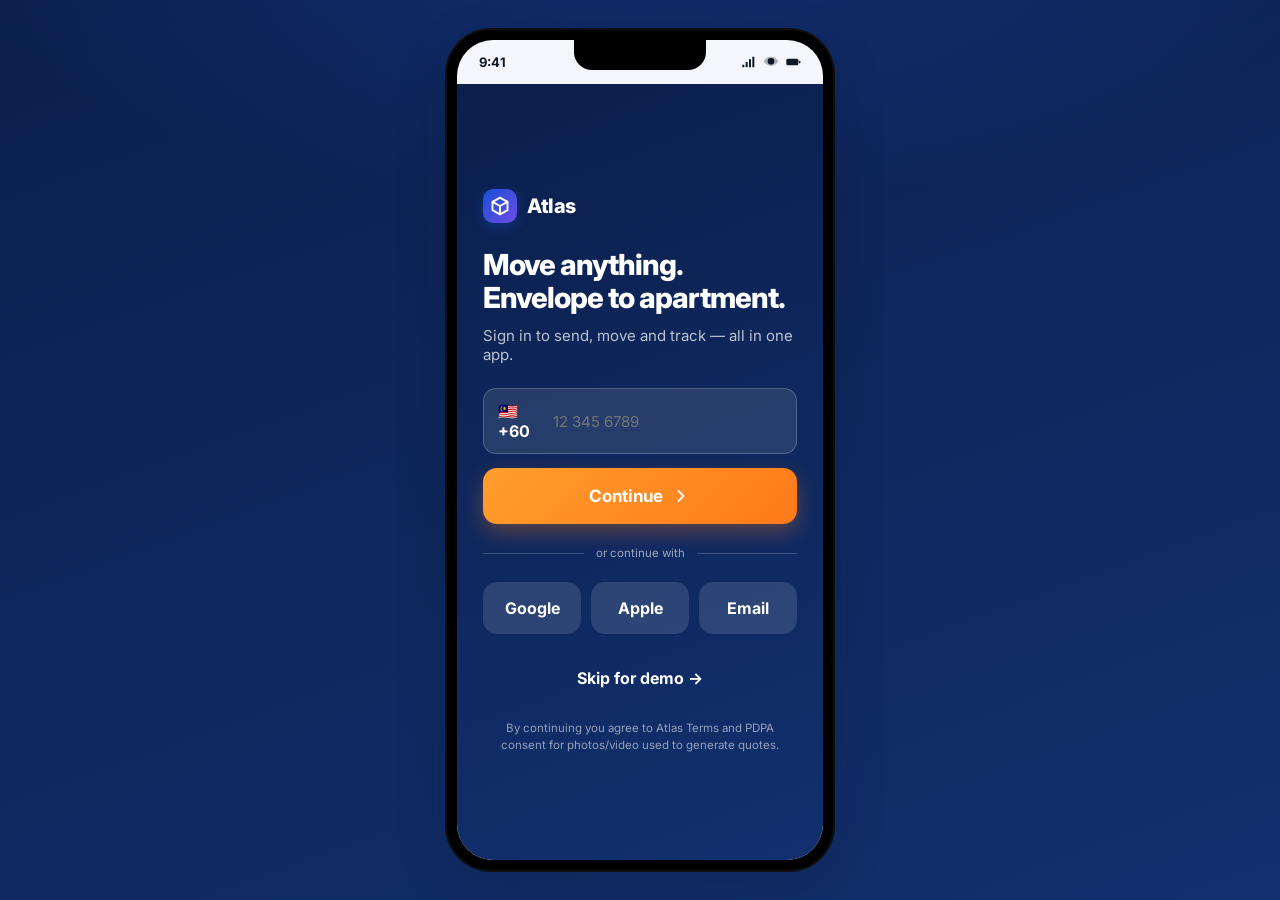
<file: customer/index.html>
<!DOCTYPE html>
<html lang="en">
<head>
<meta charset="UTF-8">
<meta name="viewport" content="width=device-width, initial-scale=1, viewport-fit=cover">
<meta name="theme-color" content="#0B1F4D">
<title>Atlas — Customer App</title>
<link rel="preconnect" href="https://fonts.googleapis.com">
<link href="https://fonts.googleapis.com/css2?family=Inter:wght@400;500;600;700;800&display=swap" rel="stylesheet">
<link rel="stylesheet" href="../css/atlas.css?v=4">
<style>
  /* customer-specific */
  .home-hero{ background:var(--grad-navy); color:#fff; padding:6px 18px 26px; border-radius:0 0 26px 26px; }
  .home-hero .hi{ font-size:14px; color:rgba(255,255,255,.7); }
  .home-hero .name{ font-size:22px; font-weight:800; letter-spacing:-.4px; }
  .home-hero .av{ width:42px; height:42px; border-radius:50%; background:rgba(255,255,255,.15); display:grid; place-items:center; font-weight:800; }
  .searchbar{ margin-top:18px; background:rgba(255,255,255,.14); border:1px solid rgba(255,255,255,.16); border-radius:14px;
    padding:13px 14px; display:flex; align-items:center; gap:10px; color:rgba(255,255,255,.85); font-weight:600; font-size:14.5px; }
  .searchbar svg{ width:18px; height:18px; }
  .intents{ display:grid; grid-template-columns:repeat(3,1fr); gap:11px; margin:-26px 18px 0; position:relative; z-index:5; }
  .intent{ background:var(--surface); border-radius:16px; padding:15px 10px; text-align:center; box-shadow:var(--shadow); }
  .intent .ic{ width:46px; height:46px; border-radius:13px; margin:0 auto 9px; display:grid; place-items:center; }
  .intent .ic svg{ width:24px; height:24px; color:#fff; }
  .intent .t{ font-weight:800; font-size:14px; } .intent .s{ font-size:11px; color:var(--ink-3); margin-top:2px; }
  .i-send{ background:var(--grad-brand);} .i-move{ background:var(--grad-cta);} .i-trans{ background:linear-gradient(135deg,#18B6A6,#12306E);}
  .promo{ margin:6px 0 0; background:linear-gradient(120deg,#EEF3FF,#F3EEFF); border-radius:16px; padding:16px; display:flex; gap:12px; align-items:center; }
  .promo .badge-soft{ background:var(--grad-cta); color:#fff; font-size:10px; font-weight:800; padding:3px 8px; border-radius:6px; }
  .addons-row{ display:flex; gap:10px; overflow-x:auto; padding:2px 0 4px; }
  .addons-row::-webkit-scrollbar{ height:0; }
  .addon-chip{ flex:0 0 auto; background:var(--surface); border-radius:14px; padding:12px; width:96px; box-shadow:var(--shadow-sm); text-align:center; }
  .addon-chip .ic{ width:38px; height:38px; border-radius:11px; background:var(--surface-2); display:grid; place-items:center; margin:0 auto 8px; color:var(--atlas-blue); }
  .addon-chip .ic svg{ width:20px; height:20px; }
  .addon-chip .t{ font-size:12px; font-weight:700; }

  .active-banner{ margin:0 18px; background:var(--atlas-navy); color:#fff; border-radius:16px; padding:14px 16px; display:flex; gap:12px; align-items:center; box-shadow:var(--shadow); }
  .active-banner .ring{ width:42px; height:42px; border-radius:50%; background:rgba(255,255,255,.12); display:grid; place-items:center; }
  .active-banner .ring svg{ width:22px; height:22px; }

  /* address node list */
  .route-stack{ position:relative; padding-left:8px; }
  .route-node{ display:flex; gap:12px; align-items:flex-start; }
  .route-node .dotcol{ display:flex; flex-direction:column; align-items:center; padding-top:16px; }
  .route-node .dotcol .d{ width:12px; height:12px; border-radius:50%; border:2.5px solid #fff; box-shadow:0 0 0 1.5px var(--line); }
  .route-node .dotcol .d.pick{ background:var(--atlas-blue); box-shadow:0 0 0 1.5px var(--atlas-blue); }
  .route-node .dotcol .d.drop{ background:var(--atlas-amber); box-shadow:0 0 0 1.5px var(--atlas-amber); }
  .route-node .dotcol .ln{ width:2px; flex:1; background:var(--line); min-height:22px; }

  /* capture grid */
  .capture-tile{ aspect-ratio:1; border-radius:14px; border:2px dashed var(--line); display:grid; place-items:center;
    background:var(--surface); color:var(--atlas-blue); }
  .capture-tile.filled{ border:none; position:relative; overflow:hidden; }
  .room-img{ width:100%; height:100%; }
  .cap-grid{ display:grid; grid-template-columns:repeat(3,1fr); gap:10px; }
  .scenario-card{ display:flex; gap:12px; align-items:center; padding:13px; border:2px solid var(--line); border-radius:14px; background:var(--surface); }
  .scenario-card.sel{ border-color:var(--atlas-blue); background:#F5F8FF; }
  .scenario-card .em{ font-size:26px; }

  /* scan */
  .scan-stage{ flex:1; display:flex; flex-direction:column; align-items:center; justify-content:center; background:var(--atlas-navy); color:#fff; padding:24px; }
  .scan-frame{ position:relative; width:260px; height:300px; border-radius:20px; overflow:hidden; box-shadow:var(--shadow-lg); }
  .scan-frame .line{ position:absolute; left:0; right:0; height:3px; background:linear-gradient(90deg,transparent,#2E6BFF,transparent);
    box-shadow:0 0 16px 3px rgba(46,107,255,.7); animation:scanline 2.1s ease-in-out infinite; }
  .scan-frame .det{ position:absolute; border:2px solid #2EF0C0; border-radius:6px; opacity:0; }
  .scan-frame .det b{ position:absolute; top:-18px; left:-2px; background:#2EF0C0; color:#04261d; font-size:9px; font-weight:800; padding:1px 5px; border-radius:4px; white-space:nowrap; }
  .scan-steps{ margin-top:26px; width:280px; }
  .scan-step{ display:flex; align-items:center; gap:11px; padding:8px 0; opacity:.4; transition:.3s; font-size:14px; font-weight:600; }
  .scan-step.on{ opacity:1; } .scan-step.done .dotc{ background:var(--ok); }
  .scan-step .dotc{ width:22px; height:22px; border-radius:50%; background:rgba(255,255,255,.18); display:grid; place-items:center; flex:0 0 22px; }
  .scan-step .dotc svg{ width:13px; height:13px; }

  /* item rows */
  .item-row{ display:flex; align-items:center; gap:12px; padding:12px 0; border-bottom:1px solid var(--line-2); }
  .item-row .iic{ width:42px; height:42px; border-radius:12px; background:var(--surface-2); display:grid; place-items:center; color:var(--atlas-navy); flex:0 0 42px; }
  .item-row .iic svg{ width:22px; height:22px; }
  .item-row .grow{ flex:1; min-width:0; }
  .item-row .nm{ font-weight:700; font-size:14.5px; display:flex; align-items:center; gap:6px; }
  .item-row .meta{ font-size:12px; color:var(--ink-3); margin-top:2px; }
  .conf{ font-size:10px; font-weight:800; padding:2px 6px; border-radius:5px; }
  .conf.hi{ background:var(--ok-bg); color:var(--ok); } .conf.mid{ background:var(--warn-bg); color:var(--warn); }
  .stepper{ display:flex; align-items:center; gap:0; background:var(--surface-2); border-radius:10px; overflow:hidden; }
  .stepper button{ width:30px; height:30px; display:grid; place-items:center; color:var(--atlas-blue); }
  .stepper button svg{ width:15px; height:15px; }
  .stepper .q{ width:26px; text-align:center; font-weight:800; font-size:14px; }

  .vol-card{ background:var(--grad-navy); color:#fff; border-radius:18px; padding:18px; }
  .vol-card .big{ font-size:34px; font-weight:800; letter-spacing:-1px; }

  /* vehicle option */
  .veh-opt{ display:flex; gap:13px; align-items:center; padding:14px; border:2px solid var(--line); border-radius:16px; background:var(--surface); }
  .veh-opt.sel{ border-color:var(--atlas-blue); background:#F5F8FF; }
  .veh-opt .vic{ width:54px; height:46px; border-radius:11px; background:var(--surface-2); display:grid; place-items:center; color:var(--atlas-navy); }
  .veh-opt .vic svg{ width:30px; height:30px; }
  .veh-opt .rec{ font-size:10px; font-weight:800; color:var(--atlas-blue); }

  .addon-line{ display:flex; align-items:center; gap:13px; padding:14px 0; border-bottom:1px solid var(--line-2); }
  .addon-line .aic{ width:44px; height:44px; border-radius:12px; background:var(--surface-2); display:grid; place-items:center; color:var(--atlas-violet); flex:0 0 44px; }
  .addon-line .aic svg{ width:22px; height:22px; }
  .toggle{ width:50px; height:30px; border-radius:16px; background:var(--line); position:relative; transition:.2s; flex:0 0 50px; }
  .toggle.on{ background:var(--atlas-blue); } .toggle i{ position:absolute; top:3px; left:3px; width:24px; height:24px; border-radius:50%; background:#fff; transition:.2s; box-shadow:var(--shadow-sm); }
  .toggle.on i{ left:23px; }

  .pkg{ border:2px solid var(--line); border-radius:16px; padding:15px; background:var(--surface); position:relative; }
  .pkg.sel{ border-color:var(--atlas-blue); }
  .pkg .pop-tag{ position:absolute; top:-10px; right:14px; background:var(--grad-cta); color:#fff; font-size:10px; font-weight:800; padding:3px 9px; border-radius:6px; }

  /* tracking */
  .track-map{ height:240px; }
  .timeline{ position:relative; padding-left:6px; }
  .tl-step{ display:flex; gap:12px; }
  .tl-step .c{ display:flex; flex-direction:column; align-items:center; }
  .tl-step .c .d{ width:24px; height:24px; border-radius:50%; background:var(--line); display:grid; place-items:center; color:#fff; flex:0 0 24px; }
  .tl-step .c .d svg{ width:13px; height:13px; }
  .tl-step.done .c .d{ background:var(--ok); } .tl-step.now .c .d{ background:var(--atlas-blue); }
  .tl-step .c .ln{ width:2px; flex:1; background:var(--line); min-height:20px; }
  .tl-step.done .c .ln{ background:var(--ok); }
  .tl-step .body{ padding-bottom:18px; } .tl-step .body .t{ font-weight:700; font-size:14.5px; } .tl-step .body .s{ font-size:12.5px; color:var(--ink-3); }

  .driver-card{ display:flex; gap:12px; align-items:center; }
  .driver-card .pic{ width:50px; height:50px; border-radius:50%; background:var(--grad-brand); color:#fff; display:grid; place-items:center; font-weight:800; }
  .icon-btn{ width:44px; height:44px; border-radius:13px; background:var(--surface-2); display:grid; place-items:center; color:var(--atlas-blue); }
  .icon-btn svg{ width:20px; height:20px; }

  .hist-card{ display:flex; gap:12px; align-items:center; padding:14px; }
  .hist-card .hic{ width:44px; height:44px; border-radius:12px; display:grid; place-items:center; color:#fff; flex:0 0 44px; }
  .hist-card .hic svg{ width:22px; height:22px; }
</style>
</head>
<body>
<div class="device-stage">
  <div class="phone">
    <div class="notch"></div>
    <div class="screen">
      <div id="sb"></div>
      <div class="app" id="app">

        <!-- =================== LOGIN =================== -->
        <section class="view active" id="v-login" style="background:var(--grad-navy); color:#fff">
          <div style="flex:1; display:flex; flex-direction:column; justify-content:center; padding:30px 26px">
            <div class="atlas-logo" style="margin-bottom:26px">
              <span class="mark"><svg viewBox="0 0 24 24" fill="none" stroke="#fff" stroke-width="2.2" stroke-linecap="round" stroke-linejoin="round"><path d="M12 2l9 5v10l-9 5-9-5V7z"/><path d="M3 7l9 5 9-5M12 12v10"/></svg></span>
              <span class="word" style="color:#fff">Atlas</span>
            </div>
            <h1 style="font-size:29px; font-weight:800; letter-spacing:-1px; line-height:1.12">Move anything.<br>Envelope to apartment.</h1>
            <p style="opacity:.72; margin:12px 0 24px; font-size:15px">Sign in to send, move and track — all in one app.</p>

            <div class="field" style="background:rgba(255,255,255,.1); border-color:rgba(255,255,255,.2)">
              <span class="b" style="color:#fff">🇲🇾 +60</span>
              <input id="phone-in" inputmode="numeric" placeholder="12 345 6789" style="color:#fff">
            </div>
            <button class="btn btn-cta btn-block btn-lg" style="margin-top:14px" onclick="go('v-otp')">Continue _CHEV_</button>

            <div class="row" style="margin:22px 0; gap:12px">
              <div style="flex:1; height:1px; background:rgba(255,255,255,.2)"></div>
              <span class="tiny" style="opacity:.6">or continue with</span>
              <div style="flex:1; height:1px; background:rgba(255,255,255,.2)"></div>
            </div>
            <div class="row" style="gap:10px">
              <button class="btn btn-block" style="flex:1; background:rgba(255,255,255,.12); color:#fff" onclick="go('v-home')">Google</button>
              <button class="btn btn-block" style="flex:1; background:rgba(255,255,255,.12); color:#fff" onclick="go('v-home')">Apple</button>
              <button class="btn btn-block" style="flex:1; background:rgba(255,255,255,.12); color:#fff" onclick="go('v-home')">Email</button>
            </div>
            <button class="btn btn-ghost btn-block" style="margin-top:18px; color:#fff" onclick="go('v-home')">Skip for demo →</button>
            <p class="tiny center" style="opacity:.55; margin-top:16px; line-height:1.5">By continuing you agree to Atlas Terms and PDPA consent for photos/video used to generate quotes.</p>
          </div>
        </section>

        <!-- =================== OTP =================== -->
        <section class="view" id="v-otp" style="background:var(--grad-navy); color:#fff">
          <div class="appbar"><button class="back" onclick="go('v-login')" style="background:rgba(255,255,255,.14); color:#fff">_BACK_</button></div>
          <div style="flex:1; display:flex; flex-direction:column; justify-content:center; padding:0 26px 50px">
            <h1 style="font-size:26px; font-weight:800">Enter the code</h1>
            <p style="opacity:.72; margin:8px 0 26px">We sent a 6-digit code to <b style="color:#fff">+60 12 345 6789</b></p>
            <div class="row" style="gap:9px; justify-content:space-between">
              <div class="otp-box">4</div><div class="otp-box">8</div><div class="otp-box">2</div><div class="otp-box">1</div><div class="otp-box on"></div><div class="otp-box"></div>
            </div>
            <button class="btn btn-cta btn-block btn-lg" style="margin-top:26px" onclick="go('v-home')">Verify &amp; continue</button>
            <p class="tiny center" style="opacity:.6; margin-top:16px">Resend code in 0:24</p>
          </div>
        </section>

        <!-- =================== HOME =================== -->
        <section class="view" id="v-home">
          <div class="home-hero">
            <div class="between">
              <div><div class="hi">Good afternoon 👋</div><div class="name">Latteri</div></div>
              <div class="av">L</div>
            </div>
            <div class="searchbar">_SEARCH_ <span>Where are you sending today?</span></div>
          </div>

          <div class="intents">
            <button class="intent" onclick="startSend()"><div class="ic i-send">_SEND_</div><div class="t">Send</div><div class="s">Instant</div></button>
            <button class="intent" onclick="startMove()"><div class="ic i-move">_HOME_</div><div class="t">Move</div><div class="s">AI quote</div></button>
            <button class="intent" onclick="startTransport()"><div class="ic i-trans">_TRUCK_</div><div class="t">Transport</div><div class="s">Heavy haul</div></button>
          </div>

          <div class="section">
            <div class="active-banner" onclick="go('v-track')" style="margin:14px 0 0; cursor:pointer">
              <div class="ring">_TRUCK_</div>
              <div class="grow" style="flex:1"><div class="b">Order in progress</div><div class="small" style="opacity:.8">Driver Faiz · arriving in 6 min</div></div>
              _CHEV_
            </div>

            <div class="section-title">Add-on services</div>
            <div class="addons-row">
              <div class="addon-chip"><div class="ic">_BOX_</div><div class="t">Packing</div></div>
              <div class="addon-chip"><div class="ic">_USERS_</div><div class="t">Manpower</div></div>
              <div class="addon-chip"><div class="ic">_SHIELD_</div><div class="t">Insurance</div></div>
              <div class="addon-chip"><div class="ic">_HOME_</div><div class="t">Storage</div></div>
              <div class="addon-chip"><div class="ic">_SPARK_</div><div class="t">Cleaning</div></div>
              <div class="addon-chip"><div class="ic">_TRUCK_</div><div class="t">Disposal</div></div>
            </div>

            <div class="promo">
              <div style="font-size:30px">📦</div>
              <div style="flex:1"><div class="b">First move? <span class="badge-soft">ATLAS20</span></div><div class="small muted">Get 20% off your first AI-quoted move.</div></div>
            </div>
          </div>
          <div style="height:8px"></div>
          _TABBAR_
        </section>

        <!-- =================== SEND: route + vehicle =================== -->
        <section class="view" id="v-send">
          <div class="appbar"><button class="back" onclick="go('v-home')">_BACK_</button><h1>Send a parcel</h1></div>
          <div class="steps"><i class="on"></i><i id="send-s2"></i><i id="send-s3"></i></div>
          <div class="section">
            <div class="card card-pad">
              <div class="route-stack">
                <div class="route-node"><div class="dotcol"><div class="d pick"></div><div class="ln"></div></div>
                  <div style="flex:1; padding:10px 0"><div class="tiny muted bb">PICKUP</div><div class="b">Atlas HQ, Mont Kiara</div><div class="small muted">No. 1, Jln Kiara 3</div></div></div>
                <div class="route-node"><div class="dotcol"><div class="d drop"></div></div>
                  <div style="flex:1; padding:10px 0"><div class="tiny muted bb">DROP-OFF</div><div class="b">KLCC, Kuala Lumpur</div><div class="small muted">Suria KLCC, Lvl 2</div></div></div>
              </div>
              <button class="btn btn-sm btn-ghost" style="padding-left:0">_PLUS_ Add another stop (up to 20)</button>
            </div>

            <div class="section-title">Select vehicle · 8.4 km</div>
            <div id="send-vehicles" style="display:flex; flex-direction:column; gap:10px"></div>

            <div class="card card-pad" style="margin-top:14px; display:flex; gap:10px; align-items:center">
              <div class="icon-btn">_CASH_</div>
              <div style="flex:1"><div class="b small">Touch 'n Go eWallet</div><div class="tiny muted">Balance RM 248.50</div></div>
              _CHEV_
            </div>
          </div>
          <div class="action-bar">
            <button class="btn btn-primary btn-block btn-lg" onclick="confirmSend()">
              <span>Confirm — <span id="send-price">RM 23.10</span></span></button>
          </div>
        </section>

        <!-- =================== MOVE: route + access =================== -->
        <section class="view" id="v-move-route">
          <div class="appbar"><button class="back" onclick="go('v-home')">_BACK_</button><h1>Move · AI quote</h1></div>
          <div class="steps"><i class="on"></i><i></i><i></i><i></i><i></i></div>
          <div class="section">
            <div class="card card-pad">
              <div class="route-stack">
                <div class="route-node"><div class="dotcol"><div class="d pick"></div><div class="ln"></div></div>
                  <div style="flex:1; padding:10px 0"><div class="tiny muted bb">MOVING FROM</div><div class="b">Mont Kiara, KL</div><div class="small muted">Arcoris Soho, Lvl 12</div></div></div>
                <div class="route-node"><div class="dotcol"><div class="d drop"></div></div>
                  <div style="flex:1; padding:10px 0"><div class="tiny muted bb">MOVING TO</div><div class="b">Bangsar, KL</div><div class="small muted">Bangsar Heights, Unit 3A</div></div></div>
              </div>
            </div>

            <div class="section-title">Access details <span class="muted" style="text-transform:none; font-weight:600">— helps the AI pick the right vehicle &amp; crew</span></div>
            <div class="card" style="overflow:hidden">
              <div class="list-row"><div class="ic" style="background:var(--surface-2); color:var(--atlas-blue)">_HOME_</div>
                <div class="grow"><div class="t">Floor / lift access</div><div class="s">From: Lvl 12, lift · To: Lvl 3, stairs</div></div>_CHEV_</div>
              <div class="list-row"><div class="ic" style="background:var(--surface-2); color:var(--atlas-amber)">_STAIRS_</div>
                <div class="grow"><div class="t">Stairs / walking distance</div><div class="s">~25 m carry at destination</div></div>_CHEV_</div>
              <div class="list-row"><div class="ic" style="background:var(--surface-2); color:var(--atlas-teal)">_TRUCK_</div>
                <div class="grow"><div class="t">Parking for lorry</div><div class="s">Available, both ends</div></div>_CHEV_</div>
            </div>
          </div>
          <div class="action-bar">
            <button class="btn btn-cta btn-block btn-lg" onclick="go('v-move-capture')">Next — capture your home _CHEV_</button>
          </div>
        </section>

        <!-- =================== MOVE: capture =================== -->
        <section class="view" id="v-move-capture">
          <div class="appbar"><button class="back" onclick="go('v-move-route')">_BACK_</button><h1>Capture your home</h1></div>
          <div class="steps"><i class="on"></i><i class="on"></i><i></i><i></i><i></i></div>
          <div class="section">
            <div class="card card-pad" style="background:linear-gradient(120deg,#EEF3FF,#F3EEFF)">
              <div class="row"><div style="width:40px;height:40px;border-radius:11px;background:var(--grad-brand);display:grid;place-items:center;color:#fff">_SPARK_</div>
                <div><div class="bb">AI Quotation Engine</div><div class="tiny muted">Photograph or film each room — we estimate volume &amp; price in seconds.</div></div></div>
            </div>

            <div class="section-title">Take photos / video</div>
            <div class="cap-grid">
              <button class="capture-tile" onclick="addRoom(this)">_CAMERA_</button>
              <button class="capture-tile" onclick="addRoom(this)">_CAMERA_</button>
              <button class="capture-tile" onclick="addRoom(this)">_VIDEO_</button>
            </div>
            <div class="tiny muted center" style="margin-top:10px">Tap to simulate capturing a room · <b id="cap-count">0</b> captured</div>

            <div class="divider"></div>

            <div class="section-title">Or pick a demo scenario</div>
            <div style="display:flex; flex-direction:column; gap:10px">
              <button class="scenario-card" data-sc="studio" onclick="pickScenario('studio',this)"><div class="em">🛋️</div>
                <div style="flex:1; text-align:left"><div class="b">Studio / few items</div><div class="tiny muted">~5 m³ · best fit: Van</div></div></button>
              <button class="scenario-card" data-sc="twobed" onclick="pickScenario('twobed',this)"><div class="em">🏠</div>
                <div style="flex:1; text-align:left"><div class="b">2-bedroom apartment</div><div class="tiny muted">~12 m³ · best fit: 3-ton lorry</div></div></button>
              <button class="scenario-card" data-sc="office" onclick="pickScenario('office',this)"><div class="em">🏢</div>
                <div style="flex:1; text-align:left"><div class="b">Office relocation</div><div class="tiny muted">~18 m³ · best fit: 5-ton lorry</div></div></button>
            </div>
          </div>
          <div class="action-bar">
            <button class="btn btn-cta btn-block btn-lg" id="cap-next" disabled onclick="runScan()">Generate AI quote _SPARK_</button>
          </div>
        </section>

        <!-- =================== MOVE: scanning =================== -->
        <section class="view" id="v-move-scan" style="background:var(--atlas-navy)">
          <div class="scan-stage">
            <div class="bb" style="font-size:18px; margin-bottom:18px">Analysing your home…</div>
            <div class="scan-frame" id="scan-frame">
              <svg viewBox="0 0 260 300" style="width:100%;height:100%" preserveAspectRatio="xMidYMid slice">
                <rect width="260" height="300" fill="#1b2c52"/>
                <rect x="0" y="210" width="260" height="90" fill="#16244a"/>
                <rect x="24" y="120" width="92" height="92" rx="6" fill="#2c3f6e"/>
                <rect x="20" y="150" width="100" height="20" rx="4" fill="#36507f"/>
                <rect x="140" y="96" width="96" height="116" rx="6" fill="#314879"/>
                <rect x="150" y="60" width="74" height="40" rx="4" fill="#3a5690"/>
                <circle cx="196" cy="150" r="22" fill="#26395f"/>
                <rect x="30" y="40" width="60" height="46" rx="4" fill="#2a3d6b"/>
              </svg>
              <div class="line"></div>
              <div class="det" id="d1" style="left:24px; top:120px; width:92px; height:92px"><b>Sofa · 0.96</b></div>
              <div class="det" id="d2" style="left:140px; top:96px; width:96px; height:116px"><b>Wardrobe · 0.88</b></div>
              <div class="det" id="d3" style="left:174px; top:128px; width:44px; height:44px"><b>Fridge · 0.97</b></div>
              <div class="det" id="d4" style="left:30px; top:40px; width:60px; height:46px"><b>TV · 0.82</b></div>
            </div>
            <div class="scan-steps" id="scan-steps">
              <div class="scan-step" id="ss0"><span class="dotc">_CHECK_</span> Pre-processing &amp; frame sampling</div>
              <div class="scan-step" id="ss1"><span class="dotc">_CHECK_</span> Detecting &amp; classifying items</div>
              <div class="scan-step" id="ss2"><span class="dotc">_CHECK_</span> Estimating dimensions &amp; volume</div>
              <div class="scan-step" id="ss3"><span class="dotc">_CHECK_</span> Matching the right vehicle</div>
              <div class="scan-step" id="ss4"><span class="dotc">_CHECK_</span> Calculating your price</div>
            </div>
          </div>
        </section>

        <!-- =================== MOVE: item list =================== -->
        <section class="view" id="v-move-items">
          <div class="appbar"><button class="back" onclick="go('v-move-capture')">_BACK_</button><h1>Detected items</h1></div>
          <div class="steps"><i class="on"></i><i class="on"></i><i class="on"></i><i></i><i></i></div>
          <div class="section">
            <div class="vol-card">
              <div class="between"><div><div class="tiny" style="opacity:.75">ESTIMATED TOTAL VOLUME</div><div class="big"><span id="total-vol">5.1</span> m³</div></div>
                <div style="text-align:right"><div class="tiny" style="opacity:.75">EST. WEIGHT</div><div class="bb" style="font-size:20px"><span id="total-wt">410</span> kg</div></div></div>
              <div class="tiny" style="opacity:.8; margin-top:8px">⚡ Quote generated in 11s · confirm the list to firm your price</div>
            </div>

            <div class="card card-pad" style="margin-top:14px; display:flex; gap:10px; background:#FFF9EE; align-items:flex-start">
              <div style="color:var(--warn)">_EDIT_</div>
              <div class="tiny" style="color:#8a6a14"><b>Review &amp; edit.</b> Add, remove or adjust quantities — your edits firm the price and improve future estimates.</div>
            </div>

            <div class="section-title">Items · <span id="item-count">6</span> detected</div>
            <div id="item-list"></div>
            <button class="btn btn-ghost btn-sm" style="margin-top:8px; padding-left:0" onclick="toast('Add-item picker would open here')">_PLUS_ Add an item manually</button>
          </div>
          <div class="action-bar">
            <button class="btn btn-primary btn-block btn-lg" onclick="go('v-move-vehicle')">Confirm list — choose vehicle _CHEV_</button>
          </div>
        </section>

        <!-- =================== MOVE: vehicle =================== -->
        <section class="view" id="v-move-vehicle">
          <div class="appbar"><button class="back" onclick="go('v-move-items')">_BACK_</button><h1>Recommended vehicle</h1></div>
          <div class="steps"><i class="on"></i><i class="on"></i><i class="on"></i><i class="on"></i><i></i></div>
          <div class="section">
            <div class="tiny muted" style="margin:6px 2px 12px">Based on <b id="veh-vol">5.1 m³</b> with headroom for safe loading, Atlas recommends the smallest vehicle that fits — with the next size up as an option.</div>
            <div id="veh-list" style="display:flex; flex-direction:column; gap:11px"></div>
          </div>
          <div class="action-bar">
            <button class="btn btn-primary btn-block btn-lg" onclick="go('v-move-addons')">Continue to add-ons _CHEV_</button>
          </div>
        </section>

        <!-- =================== MOVE: add-ons =================== -->
        <section class="view" id="v-move-addons">
          <div class="appbar"><button class="back" onclick="go('v-move-vehicle')">_BACK_</button><h1>Add-on services</h1></div>
          <div class="steps"><i class="on"></i><i class="on"></i><i class="on"></i><i class="on"></i><i></i></div>
          <div class="section">
            <div class="tiny muted" style="margin:6px 2px 10px">Supplied by vetted Atlas partners. Add what you need — pay in one bill.</div>
            <div id="addon-list"></div>
          </div>
          <div class="action-bar">
            <button class="btn btn-cta btn-block btn-lg" onclick="go('v-move-quote')">See my quote _CHEV_</button>
          </div>
        </section>

        <!-- =================== MOVE: quote / packages =================== -->
        <section class="view" id="v-move-quote">
          <div class="appbar"><button class="back" onclick="go('v-move-addons')">_BACK_</button><h1>Your quote</h1></div>
          <div class="steps"><i class="on"></i><i class="on"></i><i class="on"></i><i class="on"></i><i class="on"></i></div>
          <div class="section">
            <div class="card card-pad">
              <div class="between"><div class="b">Price breakdown</div><span class="badge ok">_CHECK_ Firm price · ±8%</span></div>
              <div class="divider"></div>
              <div id="breakdown"></div>
              <div class="divider"></div>
              <div class="between"><div class="bb">Total</div><div class="price" style="font-size:24px" id="quote-total">RM 0</div></div>
            </div>

            <div class="section-title">Choose a package</div>
            <div style="display:flex; flex-direction:column; gap:12px">
              <div class="pkg sel" id="pkg-standard" onclick="pickPkg('standard',this)">
                <div class="between"><div class="b">Standard</div><div class="price" id="pkg-std-price">RM 0</div></div>
                <div class="tiny muted" style="margin-top:4px">Driver + selected add-ons · scheduled slot</div>
              </div>
              <div class="pkg" id="pkg-priority" onclick="pickPkg('priority',this)">
                <div class="pop-tag">POPULAR</div>
                <div class="between"><div class="b">Priority crew</div><div class="price" id="pkg-pri-price">RM 0</div></div>
                <div class="tiny muted" style="margin-top:4px">Top-rated crew + faster ETA + RM5k coverage</div>
              </div>
            </div>

            <div class="section-title">Schedule</div>
            <div class="row wrap" style="gap:8px">
              <button class="pill active">Today, 2:00 PM</button>
              <button class="pill">Tomorrow AM</button>
              <button class="pill">Pick date</button>
              <button class="pill">Recurring</button>
            </div>

            <div class="card card-pad" style="margin-top:14px; display:flex; gap:10px; align-items:center">
              <div class="icon-btn">_CASH_</div>
              <div style="flex:1"><div class="b small">Touch 'n Go eWallet</div><div class="tiny muted">ATLAS20 applied · −20%</div></div>
              _CHEV_
            </div>
          </div>
          <div class="action-bar">
            <button class="btn btn-cta btn-block btn-lg" onclick="confirmMove()">Confirm &amp; book — <span id="final-pay">RM 0</span></button>
          </div>
        </section>

        <!-- =================== TRACKING =================== -->
        <section class="view" id="v-track">
          <div class="map track-map" id="track-map">
            <div style="position:absolute; top:12px; left:12px; right:12px; display:flex; justify-content:space-between; z-index:5">
              <button class="back" onclick="go('v-home')" style="background:#fff">_BACK_</button>
              <span class="badge info" style="height:34px; padding:0 12px; box-shadow:var(--shadow)">_CLOCK_ ETA 6 min</span>
            </div>
            <div class="road" style="left:0; top:120px; width:100%; height:14px"></div>
            <div class="road" style="left:130px; top:0; width:14px; height:100%"></div>
            <div class="route" style="left:40px; top:175px; width:96px; transform:rotate(-32deg); transform-origin:left"></div>
            <div class="route" style="left:130px; top:60px; width:70px; transform:rotate(20deg); transform-origin:left"></div>
            <div class="pin" style="left:40px; top:200px"><div class="dot" style="background:var(--atlas-blue)"></div></div>
            <div class="pin" style="left:205px; top:48px"><div class="dot" style="background:var(--atlas-amber)"></div></div>
            <div class="veh" id="track-veh" style="left:135px; top:118px">_TRUCK_</div>
          </div>
          <div class="section" style="margin-top:-20px; position:relative; z-index:5">
            <div class="card card-pad">
              <div class="driver-card">
                <div class="pic">F</div>
                <div style="flex:1"><div class="b">Faiz Rahman</div><div class="tiny muted">1-Ton Lorry · WTF 4821 · _STAR_ 4.9</div></div>
                <button class="icon-btn">_CHAT_</button><button class="icon-btn">_PHONE_</button>
              </div>
              <div class="divider"></div>
              <div class="timeline" id="track-timeline"></div>
            </div>
            <div class="card card-pad" style="margin-top:12px; display:flex; gap:10px; align-items:center">
              _SHIELD_<div class="tiny muted" style="flex:1">Goods covered up to RM 5,000 · masked calling protects your number</div>
            </div>
          </div>
        </section>

        <!-- =================== ACTIVITY / HISTORY =================== -->
        <section class="view" id="v-activity">
          <div class="appbar"><h1>Activity</h1></div>
          <div class="row wrap" style="gap:8px; padding:0 18px 6px"><button class="pill active">All</button><button class="pill">Send</button><button class="pill">Move</button><button class="pill">Transport</button></div>
          <div class="section">
            <div class="card" style="overflow:hidden">
              <div class="hist-card"><div class="hic" style="background:var(--grad-cta)">_HOME_</div>
                <div style="flex:1"><div class="b">House move · Mont Kiara → Bangsar</div><div class="tiny muted">In progress · 1-Ton Lorry</div></div><div class="price small">RM 214.40</div></div>
              <div style="height:1px;background:var(--line-2)"></div>
              <div class="hist-card"><div class="hic" style="background:var(--grad-brand)">_SEND_</div>
                <div style="flex:1"><div class="b">Parcel · Mont Kiara → KLCC</div><div class="tiny muted">12 Jun · Completed</div></div><div class="price small">RM 23.10</div></div>
              <div style="height:1px;background:var(--line-2)"></div>
              <div class="hist-card"><div class="hic" style="background:linear-gradient(135deg,#18B6A6,#12306E)">_TRUCK_</div>
                <div style="flex:1"><div class="b">Transport · KL → Penang</div><div class="tiny muted">4 Jun · Completed</div></div><div class="price small">RM 680.00</div></div>
              <div style="height:1px;background:var(--line-2)"></div>
              <div class="hist-card"><div class="hic" style="background:var(--grad-brand)">_SEND_</div>
                <div style="flex:1"><div class="b">Parcel · Bangsar → Subang</div><div class="tiny muted">29 May · Completed</div></div><div class="price small">RM 18.50</div></div>
            </div>
            <button class="btn btn-block" style="margin-top:14px" onclick="toast('Re-book from history')">Re-book a past order</button>
          </div>
          _TABBAR_
        </section>

        <!-- =================== WALLET =================== -->
        <section class="view" id="v-wallet">
          <div class="appbar"><h1>Wallet</h1></div>
          <div class="section">
            <div class="vol-card" style="background:var(--grad-brand)">
              <div class="tiny" style="opacity:.8">ATLAS BALANCE</div>
              <div class="big">RM 248.50</div>
              <div class="row" style="gap:10px; margin-top:14px">
                <button class="btn btn-sm" style="flex:1; background:rgba(255,255,255,.18); color:#fff">_PLUS_ Top up</button>
                <button class="btn btn-sm" style="flex:1; background:rgba(255,255,255,.18); color:#fff">Transfer</button>
              </div>
            </div>
            <div class="section-title">Payment methods</div>
            <div class="card" style="overflow:hidden">
              <div class="list-row"><div class="ic" style="background:#E8F0FF; color:var(--atlas-blue)">_CASH_</div><div class="grow"><div class="t">Touch 'n Go eWallet</div><div class="s">Linked · default</div></div><span class="badge ok">Default</span></div>
              <div class="list-row"><div class="ic" style="background:#FFF6E0; color:var(--warn)">_WALLET_</div><div class="grow"><div class="t">Visa ···· 4821</div><div class="s">Expires 09/27</div></div>_CHEV_</div>
              <div class="list-row"><div class="ic" style="background:var(--surface-2); color:var(--atlas-violet)">_PLUS_</div><div class="grow"><div class="t">Add FPX / GrabPay / Boost</div></div>_CHEV_</div>
            </div>
            <div class="section-title">Promos</div>
            <div class="card card-pad promo" style="margin:0; background:linear-gradient(120deg,#EEF3FF,#F3EEFF)">
              <div style="font-size:26px">🎟️</div><div style="flex:1"><div class="b">ATLAS20 · 20% off first move</div><div class="tiny muted">Expires 30 Jun</div></div><span class="badge info">Active</span>
            </div>
          </div>
          _TABBAR_
        </section>

        <!-- =================== PROFILE =================== -->
        <section class="view" id="v-profile">
          <div class="appbar"><h1>Profile</h1></div>
          <div class="section">
            <div class="card card-pad" style="display:flex; gap:14px; align-items:center">
              <div class="av" style="width:58px;height:58px;border-radius:50%;background:var(--grad-brand);color:#fff;display:grid;place-items:center;font-size:22px;font-weight:800">L</div>
              <div style="flex:1"><div class="bb" style="font-size:18px">Latteri Narayanan</div><div class="tiny muted">latteri.narayanan@gmail.com</div><div class="row" style="gap:4px;margin-top:4px"><span class="badge ok">_STAR_ 4.9</span><span class="badge info">Atlas Plus</span></div></div>
            </div>
            <div class="section-title">Account</div>
            <div class="card" style="overflow:hidden">
              <div class="list-row"><div class="ic" style="background:var(--surface-2);color:var(--atlas-blue)">_PIN_</div><div class="grow"><div class="t">Saved addresses</div><div class="s">Home · Office · 2 more</div></div>_CHEV_</div>
              <div class="list-row"><div class="ic" style="background:var(--surface-2);color:var(--atlas-violet)">_LIST_</div><div class="grow"><div class="t">Saved item lists</div><div class="s">Reuse for repeat moves</div></div>_CHEV_</div>
              <div class="list-row"><div class="ic" style="background:var(--surface-2);color:var(--atlas-teal)">_SHIELD_</div><div class="grow"><div class="t">Privacy &amp; data (PDPA)</div><div class="s">Manage photo/video consent</div></div>_CHEV_</div>
              <div class="list-row"><div class="ic" style="background:var(--surface-2);color:var(--atlas-amber)">_DOC_</div><div class="grow"><div class="t">Switch to Business account</div><div class="s">Bulk booking · invoicing · API</div></div>_CHEV_</div>
            </div>
            <button class="btn btn-block" style="margin-top:16px; color:var(--danger)">Log out</button>
            <div class="tiny muted center" style="margin-top:14px">Atlas v1.0 · Prototype</div>
          </div>
          _TABBAR_
        </section>

        <!-- success sheet scrim -->
        <div class="sheet-scrim" id="done-scrim" onclick="closeSheet('done')"></div>
        <div class="sheet" id="done">
          <div class="grabber"></div>
          <div class="center" style="padding:6px 0 4px">
            <div class="pop" style="width:72px;height:72px;border-radius:50%;background:var(--ok-bg);display:grid;place-items:center;margin:0 auto 14px;color:var(--ok)">
              <svg viewBox="0 0 24 24" fill="none" stroke="currentColor" stroke-width="2.6" stroke-linecap="round" stroke-linejoin="round" style="width:36px;height:36px"><path d="M20 6L9 17l-5-5"/></svg></div>
            <div class="bb" style="font-size:20px" id="done-title">Booking confirmed!</div>
            <div class="muted small" id="done-sub" style="margin-top:6px">A driver is being matched near you.</div>
          </div>
          <div class="spacer-20"></div>
          <button class="btn btn-primary btn-block btn-lg" onclick="closeSheet('done'); go('v-track')">Track my order</button>
          <button class="btn btn-block btn-ghost" onclick="closeSheet('done'); go('v-home')">Back to home</button>
          <div class="spacer-12"></div>
        </div>

      </div><!-- /app -->
    </div><!-- /screen -->
  </div><!-- /phone -->
</div>

<script src="../js/atlas.js?v=4"></script>
<script src="app.js?v=4"></script>
</body>
</html>
</file>
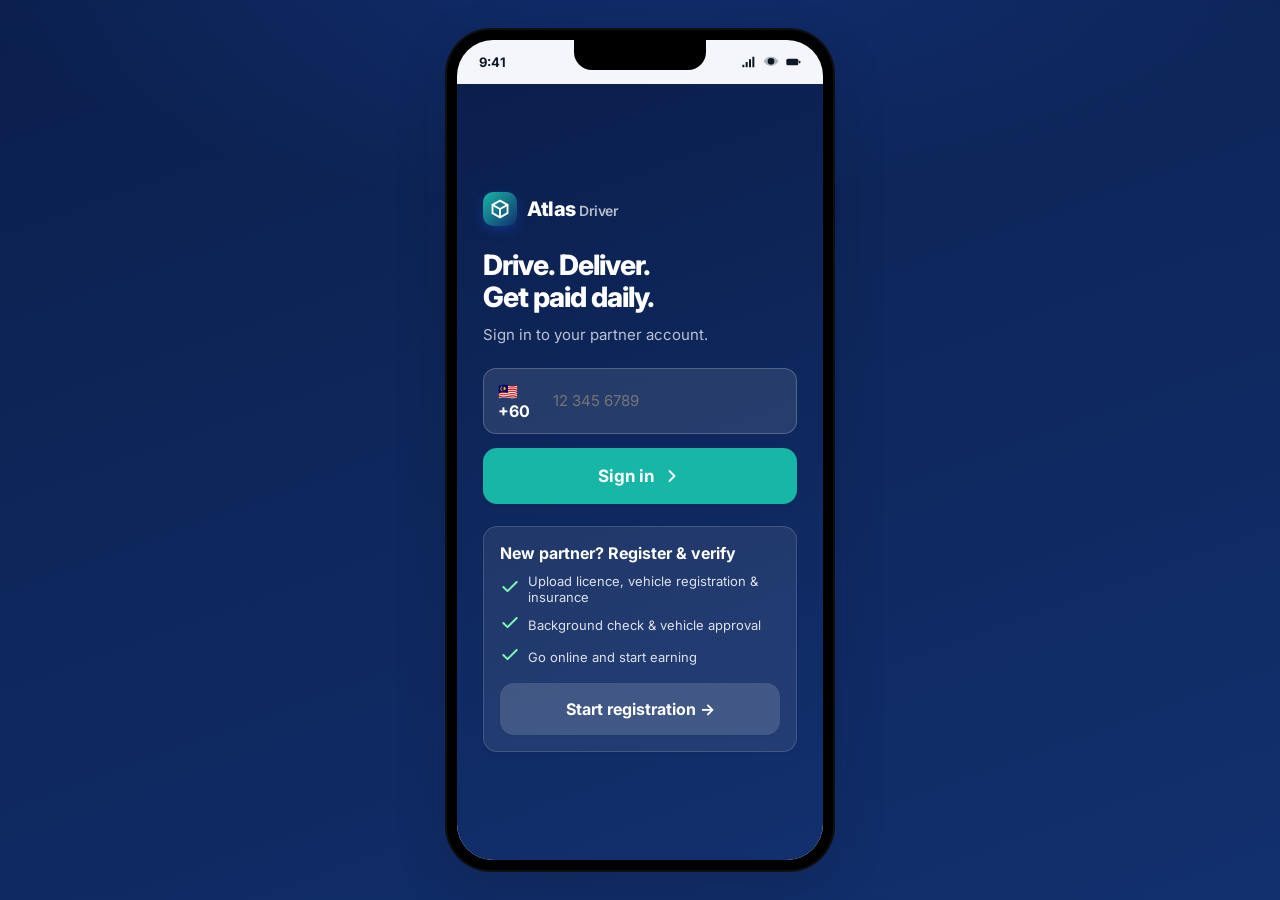
<file: driver/index.html>
<!DOCTYPE html>
<html lang="en">
<head>
<meta charset="UTF-8">
<meta name="viewport" content="width=device-width, initial-scale=1, viewport-fit=cover">
<meta name="theme-color" content="#0B1F4D">
<title>Atlas — Driver & Mover App</title>
<link rel="preconnect" href="https://fonts.googleapis.com">
<link href="https://fonts.googleapis.com/css2?family=Inter:wght@400;500;600;700;800&display=swap" rel="stylesheet">
<link rel="stylesheet" href="../css/atlas.css?v=4">
<style>
  .driver-top{ background:var(--grad-navy); color:#fff; padding:8px 18px 22px; }
  .online-toggle{ display:flex; align-items:center; gap:14px; background:rgba(255,255,255,.1); border:1px solid rgba(255,255,255,.16); border-radius:16px; padding:14px 16px; }
  .online-toggle .big-toggle{ width:62px; height:34px; border-radius:18px; background:rgba(255,255,255,.25); position:relative; transition:.25s; flex:0 0 62px; }
  .online-toggle .big-toggle.on{ background:var(--ok); } .online-toggle .big-toggle i{ position:absolute; top:3px; left:3px; width:28px; height:28px; border-radius:50%; background:#fff; transition:.25s; }
  .online-toggle .big-toggle.on i{ left:31px; }
  .stat-row{ display:grid; grid-template-columns:repeat(3,1fr); gap:10px; margin-top:14px; }
  .stat{ background:rgba(255,255,255,.08); border-radius:13px; padding:12px; text-align:center; }
  .stat .v{ font-size:19px; font-weight:800; } .stat .l{ font-size:11px; opacity:.7; margin-top:2px; }

  .driver-map{ height:230px; position:relative; }
  .radar{ position:absolute; left:50%; top:55%; transform:translate(-50%,-50%); width:120px; height:120px; }
  .radar .ring{ position:absolute; inset:0; border-radius:50%; border:2px solid rgba(26,79,214,.5); animation:radar 2.4s ease-out infinite; }
  .radar .ring:nth-child(2){ animation-delay:.8s; } .radar .ring:nth-child(3){ animation-delay:1.6s; }
  @keyframes radar{ 0%{ transform:scale(.3); opacity:.9; } 100%{ transform:scale(1.4); opacity:0; } }
  .radar .me{ position:absolute; left:50%; top:50%; transform:translate(-50%,-50%); width:40px; height:40px; border-radius:50%; background:var(--atlas-navy); display:grid; place-items:center; color:#fff; border:3px solid #fff; box-shadow:var(--shadow); z-index:5; }
  .radar .me svg{ width:20px; height:20px; }

  .job-timer{ height:6px; border-radius:3px; background:var(--line); overflow:hidden; }
  .job-timer i{ display:block; height:100%; background:var(--grad-cta); width:100%; }
  @keyframes countdown{ from{ width:100%; } to{ width:0; } }

  .checklist-item{ display:flex; align-items:center; gap:12px; padding:13px 0; border-bottom:1px solid var(--line-2); }
  .check-box{ width:26px; height:26px; border-radius:8px; border:2px solid var(--line); display:grid; place-items:center; color:#fff; flex:0 0 26px; transition:.15s; }
  .check-box.on{ background:var(--ok); border-color:var(--ok); } .check-box svg{ width:15px; height:15px; }
  .checklist-item.done .nm{ text-decoration:line-through; color:var(--ink-3); }

  .pod-zone{ aspect-ratio:4/3; border:2px dashed var(--line); border-radius:16px; display:grid; place-items:center; color:var(--atlas-blue); background:var(--surface); }
  .pod-zone.filled{ border:none; overflow:hidden; }
  .sig-pad{ height:120px; border:2px dashed var(--line); border-radius:14px; display:grid; place-items:center; color:var(--ink-3); background:var(--surface-2); }

  .earn-bar{ display:flex; align-items:flex-end; gap:8px; height:130px; padding-top:24px; }
  .earn-bar .b{ flex:1; background:var(--grad-brand); border-radius:6px 6px 0 0; position:relative; }
  .earn-bar .b small{ position:absolute; bottom:-20px; left:0; right:0; text-align:center; font-size:10px; color:var(--ink-3); }
  .icon-btn{ width:44px; height:44px; border-radius:13px; background:var(--surface-2); display:grid; place-items:center; color:var(--atlas-blue); }
  .icon-btn svg{ width:20px; height:20px; }
</style>
</head>
<body>
<div class="device-stage">
  <div class="phone">
    <div class="notch"></div>
    <div class="screen">
      <div id="sb"></div>
      <div class="app" id="app">

        <!-- =================== DRIVER SIGN-IN =================== -->
        <section class="view active" id="v-login" style="background:var(--grad-navy); color:#fff">
          <div style="flex:1; display:flex; flex-direction:column; justify-content:center; padding:30px 26px">
            <div class="atlas-logo" style="margin-bottom:24px">
              <span class="mark" style="background:linear-gradient(135deg,#18B6A6,#12306E)"><svg viewBox="0 0 24 24" fill="none" stroke="#fff" stroke-width="2.2" stroke-linecap="round" stroke-linejoin="round"><path d="M12 2l9 5v10l-9 5-9-5V7z"/><path d="M3 7l9 5 9-5M12 12v10"/></svg></span>
              <span class="word" style="color:#fff">Atlas <span style="font-weight:600; font-size:14px; opacity:.7">Driver</span></span>
            </div>
            <h1 style="font-size:28px; font-weight:800; letter-spacing:-1px; line-height:1.12">Drive. Deliver.<br>Get paid daily.</h1>
            <p style="opacity:.72; margin:12px 0 24px; font-size:15px">Sign in to your partner account.</p>

            <div class="field" style="background:rgba(255,255,255,.1); border-color:rgba(255,255,255,.2)">
              <span class="b" style="color:#fff">🇲🇾 +60</span>
              <input inputmode="numeric" placeholder="12 345 6789" style="color:#fff">
            </div>
            <button class="btn btn-block btn-lg" style="margin-top:14px; background:var(--atlas-teal); color:#fff" onclick="go('v-home')">Sign in _CHEV_</button>

            <div class="card card-pad" style="margin-top:22px; background:rgba(255,255,255,.08); border:1px solid rgba(255,255,255,.14)">
              <div class="b" style="margin-bottom:10px">New partner? Register &amp; verify</div>
              <div class="row" style="gap:8px; margin-bottom:8px"><span style="color:#7DFAB0">_CHECK_</span><span class="small" style="opacity:.85">Upload licence, vehicle registration &amp; insurance</span></div>
              <div class="row" style="gap:8px; margin-bottom:8px"><span style="color:#7DFAB0">_CHECK_</span><span class="small" style="opacity:.85">Background check &amp; vehicle approval</span></div>
              <div class="row" style="gap:8px"><span style="color:#7DFAB0">_CHECK_</span><span class="small" style="opacity:.85">Go online and start earning</span></div>
              <button class="btn btn-block" style="margin-top:14px; background:rgba(255,255,255,.14); color:#fff" onclick="go('v-home')">Start registration →</button>
            </div>
          </div>
        </section>

        <!-- =================== HOME / JOBS =================== -->
        <section class="view" id="v-home">
          <div class="driver-top">
            <div class="between" style="margin-bottom:14px">
              <div class="row"><div style="width:42px;height:42px;border-radius:50%;background:var(--grad-brand);display:grid;place-items:center;font-weight:800">F</div>
                <div><div class="b">Faiz Rahman</div><div class="tiny" style="opacity:.75">1-Ton Lorry · WTF 4821</div></div></div>
              <div class="row" style="gap:5px"><span class="badge ok" style="background:rgba(24,169,87,.2);color:#7DFAB0">_STAR_ 4.9</span></div>
            </div>
            <div class="online-toggle">
              <div class="big-toggle on" id="onlineToggle" onclick="toggleOnline(this)"><i></i></div>
              <div style="flex:1"><div class="b" id="onlineLabel">You're online</div><div class="tiny" style="opacity:.7" id="onlineSub">Receiving jobs in Mont Kiara zone</div></div>
              <span class="badge ok" id="onlineBadge" style="background:rgba(24,169,87,.2);color:#7DFAB0">LIVE</span>
            </div>
            <div class="stat-row">
              <div class="stat"><div class="v">RM 248</div><div class="l">Today</div></div>
              <div class="stat"><div class="v">7</div><div class="l">Jobs</div></div>
              <div class="stat"><div class="v">92%</div><div class="l">Acceptance</div></div>
            </div>
          </div>

          <div class="driver-map map" id="radar-map">
            <div class="road" style="left:0; top:90px; width:100%; height:12px"></div>
            <div class="road" style="left:150px; top:0; width:12px; height:100%"></div>
            <div class="radar"><div class="ring"></div><div class="ring"></div><div class="ring"></div>
              <div class="me">_TRUCK_</div></div>
            <div class="pin" style="left:60px; top:60px"><div class="dot" style="background:var(--atlas-amber)"></div></div>
            <div class="pin" style="left:300px; top:160px"><div class="dot" style="background:var(--atlas-amber)"></div></div>
          </div>

          <div class="section">
            <div class="between"><div class="section-title" style="margin:14px 2px 4px">Looking for jobs nearby…</div>
              <button class="btn btn-sm btn-ghost" onclick="newJob()">Simulate job</button></div>
            <div class="card card-pad center" style="padding:26px 16px" id="idle-card">
              <div class="spinner pulse" style="border-color:rgba(26,79,214,.25); border-top-color:var(--atlas-blue); margin:0 auto 12px"></div>
              <div class="b">Standing by</div><div class="tiny muted">A matched job will pop up automatically. Avg wait in this zone: 3 min.</div>
            </div>

            <div class="section-title">Recent jobs</div>
            <div class="card" style="overflow:hidden">
              <div class="list-row"><div class="ic" style="background:var(--ok-bg);color:var(--ok)">_CHECK_</div><div class="grow"><div class="t">Move · Mont Kiara → Bangsar</div><div class="s">11:20 AM · 1-Ton</div></div><div class="price small">+RM 86.00</div></div>
              <div class="list-row"><div class="ic" style="background:var(--ok-bg);color:var(--ok)">_CHECK_</div><div class="grow"><div class="t">Send · KLCC drop</div><div class="s">10:05 AM</div></div><div class="price small">+RM 14.50</div></div>
            </div>
          </div>
          _TABBAR_
        </section>

        <!-- =================== ACTIVE JOB =================== -->
        <section class="view" id="v-job">
          <div class="map" id="job-map" style="height:200px">
            <div style="position:absolute; top:12px; left:12px; z-index:5"><button class="back" onclick="go('v-home')" style="background:#fff">_BACK_</button></div>
            <div style="position:absolute; top:12px; right:12px; z-index:5"><span class="badge info" style="height:34px;padding:0 12px;box-shadow:var(--shadow)">_NAV_ 2.1 km · 6 min</span></div>
            <div class="road" style="left:0; top:110px; width:100%; height:14px"></div>
            <div class="road" style="left:120px; top:0; width:14px; height:100%"></div>
            <div class="route" style="left:30px; top:150px; width:120px; transform:rotate(-28deg); transform-origin:left"></div>
            <div class="pin" style="left:30px; top:170px"><div class="dot" style="background:var(--atlas-blue)"></div></div>
            <div class="pin" style="left:230px; top:60px"><div class="dot" style="background:var(--atlas-amber)"></div></div>
            <div class="veh" style="left:120px; top:108px">_TRUCK_</div>
          </div>
          <div class="section" style="margin-top:-16px; position:relative; z-index:5">
            <div class="card card-pad">
              <div class="between"><span class="badge warn">EN ROUTE TO PICKUP</span><span class="bb price">+RM 86.00</span></div>
              <div class="divider"></div>
              <div class="route-stack" style="padding-left:4px">
                <div style="display:flex;gap:12px"><div style="display:flex;flex-direction:column;align-items:center;padding-top:4px"><div style="width:12px;height:12px;border-radius:50%;background:var(--atlas-blue)"></div><div style="width:2px;flex:1;background:var(--line);min-height:26px"></div></div>
                  <div style="flex:1"><div class="tiny muted bb">PICKUP</div><div class="b">Arcoris Soho, Lvl 12</div><div class="tiny muted">Mont Kiara · lift available</div></div></div>
                <div style="display:flex;gap:12px"><div style="display:flex;flex-direction:column;align-items:center;padding-top:4px"><div style="width:12px;height:12px;border-radius:50%;background:var(--atlas-amber)"></div></div>
                  <div style="flex:1"><div class="tiny muted bb">DROP-OFF</div><div class="b">Bangsar Heights, Unit 3A</div><div class="tiny muted">Lvl 3 · stairs · 25 m carry</div></div></div>
              </div>
            </div>

            <div class="card card-pad" style="margin-top:12px">
              <div class="between"><div class="b">Customer</div><div class="row" style="gap:8px"><button class="icon-btn">_CHAT_</button><button class="icon-btn">_PHONE_</button></div></div>
              <div class="tiny muted" style="margin-top:4px">Latteri · move · 2 movers requested · insurance ✓</div>
            </div>

            <div class="card card-pad" style="margin-top:12px">
              <div class="between"><div class="b">Item checklist · 6</div><span class="tiny muted" id="check-count">0 / 6 loaded</span></div>
              <div id="checklist"></div>
            </div>
          </div>
          <div class="action-bar">
            <button class="btn btn-dark btn-block btn-lg" onclick="go('v-pod')">Arrived &amp; loaded — start delivery _CHEV_</button>
          </div>
        </section>

        <!-- =================== POD =================== -->
        <section class="view" id="v-pod">
          <div class="appbar"><button class="back" onclick="go('v-job')">_BACK_</button><h1>Proof of delivery</h1></div>
          <div class="section">
            <div class="card card-pad" style="background:var(--ok-bg); display:flex; gap:10px; align-items:center">
              _CHECK_<div class="small" style="color:var(--ok); font-weight:700; flex:1">Delivered to Bangsar Heights, Unit 3A · 2:38 PM</div>
            </div>
            <div class="section-title">Photo of delivered items</div>
            <div class="pod-zone" id="podZone" onclick="capturePod(this)">_CAMERA_</div>
            <div class="tiny muted center" style="margin-top:8px">Tap to capture · geo + timestamp auto-attached</div>

            <div class="section-title">Customer signature</div>
            <div class="sig-pad" onclick="this.innerHTML='<svg viewBox=&quot;0 0 200 60&quot; style=&quot;width:160px&quot;><path d=&quot;M10 40 Q30 10 50 35 T90 30 Q110 50 130 25 T180 35&quot; fill=&quot;none&quot; stroke=&quot;%231A4FD6&quot; stroke-width=&quot;2.5&quot; stroke-linecap=&quot;round&quot;/></svg>'">Sign here</div>

            <div class="section-title">Condition notes</div>
            <div class="field"><input placeholder="All items delivered in good condition"></div>
          </div>
          <div class="action-bar">
            <button class="btn btn-primary btn-block btn-lg" onclick="completeJob()">Complete job _CHECK_</button>
          </div>
        </section>

        <!-- =================== EARNINGS =================== -->
        <section class="view" id="v-earnings">
          <div class="appbar"><h1>Earnings</h1></div>
          <div class="section">
            <div class="vol-card" style="background:var(--grad-navy); color:#fff; border-radius:18px; padding:18px">
              <div class="tiny" style="opacity:.75">THIS WEEK</div>
              <div style="font-size:34px;font-weight:800;letter-spacing:-1px">RM 1,486.50</div>
              <div class="tiny" style="opacity:.8; margin-top:4px">▲ 12% vs last week · 38 jobs</div>
            </div>
            <div class="card card-pad" style="margin-top:14px">
              <div class="b" style="margin-bottom:6px">Daily earnings</div>
              <div class="earn-bar">
                <div class="b" style="height:55%"><small>Mon</small></div>
                <div class="b" style="height:72%"><small>Tue</small></div>
                <div class="b" style="height:48%"><small>Wed</small></div>
                <div class="b" style="height:90%"><small>Thu</small></div>
                <div class="b" style="height:78%"><small>Fri</small></div>
                <div class="b" style="height:100%"><small>Sat</small></div>
                <div class="b" style="height:35%; opacity:.4"><small>Sun</small></div>
              </div>
            </div>
            <div class="section-title">Breakdown</div>
            <div class="card" style="overflow:hidden">
              <div class="list-row"><div class="grow"><div class="t">Base fares</div></div><div class="b">RM 1,180.00</div></div>
              <div class="list-row"><div class="grow"><div class="t">Move add-ons (manpower)</div></div><div class="b">RM 214.00</div></div>
              <div class="list-row"><div class="grow"><div class="t">Incentives &amp; bonuses</div><div class="s">Peak-hour + streak bonus</div></div><div class="b" style="color:var(--ok)">+RM 92.50</div></div>
            </div>
            <div class="section-title">Vehicle utilisation</div>
            <div class="card card-pad"><div class="between"><div class="small b">Active / online time</div><div class="b">81%</div></div>
              <div class="progress" style="margin-top:8px"><i style="width:81%"></i></div>
              <div class="tiny muted" style="margin-top:6px">Idle time down 14% — Atlas batching is matching you faster.</div></div>
          </div>
          _TABBAR_
        </section>

        <!-- =================== WALLET =================== -->
        <section class="view" id="v-wallet">
          <div class="appbar"><h1>Wallet</h1></div>
          <div class="section">
            <div class="vol-card" style="background:var(--grad-brand); color:#fff; border-radius:18px; padding:18px">
              <div class="tiny" style="opacity:.8">AVAILABLE TO PAY OUT</div>
              <div style="font-size:34px;font-weight:800;letter-spacing:-1px">RM 1,486.50</div>
              <button class="btn btn-sm" style="margin-top:14px; background:#fff; color:var(--atlas-blue)" onclick="toast('Payout requested — arrives in 1 hour')">_CASH_ Cash out now</button>
            </div>
            <div class="section-title">Payout history</div>
            <div class="card" style="overflow:hidden">
              <div class="list-row"><div class="ic" style="background:var(--ok-bg);color:var(--ok)">_CASH_</div><div class="grow"><div class="t">Payout to Maybank ···· 7781</div><div class="s">13 Jun · Completed</div></div><div class="b">RM 1,320.00</div></div>
              <div class="list-row"><div class="ic" style="background:var(--ok-bg);color:var(--ok)">_CASH_</div><div class="grow"><div class="t">Payout to Maybank ···· 7781</div><div class="s">6 Jun · Completed</div></div><div class="b">RM 1,205.50</div></div>
            </div>
            <button class="btn btn-block" style="margin-top:14px">Download statement _DOWNLOAD_</button>
          </div>
          _TABBAR_
        </section>

        <!-- =================== PROFILE / STANDING =================== -->
        <section class="view" id="v-profile">
          <div class="appbar"><h1>Standing</h1></div>
          <div class="section">
            <div class="card card-pad" style="display:flex; gap:14px; align-items:center">
              <div style="width:58px;height:58px;border-radius:50%;background:var(--grad-brand);color:#fff;display:grid;place-items:center;font-size:22px;font-weight:800">F</div>
              <div style="flex:1"><div class="bb" style="font-size:18px">Faiz Rahman</div><div class="tiny muted">Driver partner since 2024</div>
                <div class="row" style="gap:4px;margin-top:4px"><span class="badge ok">_STAR_ 4.9</span><span class="badge violet">Priority tier</span></div></div>
            </div>
            <div class="section-title">Performance</div>
            <div class="card" style="overflow:hidden">
              <div class="list-row"><div class="grow"><div class="t">Acceptance rate</div></div><div class="b">92%</div></div>
              <div class="list-row"><div class="grow"><div class="t">Completion rate</div></div><div class="b">99%</div></div>
              <div class="list-row"><div class="grow"><div class="t">On-time POD</div></div><div class="b">97%</div></div>
            </div>
            <div class="section-title">Documents &amp; vehicle</div>
            <div class="card" style="overflow:hidden">
              <div class="list-row"><div class="ic" style="background:var(--surface-2);color:var(--atlas-blue)">_DOC_</div><div class="grow"><div class="t">Driving licence</div><div class="s">Verified · exp 2028</div></div><span class="badge ok">✓</span></div>
              <div class="list-row"><div class="ic" style="background:var(--surface-2);color:var(--atlas-teal)">_TRUCK_</div><div class="grow"><div class="t">Vehicle registration</div><div class="s">1-Ton Lorry · WTF 4821</div></div><span class="badge ok">✓</span></div>
              <div class="list-row"><div class="ic" style="background:var(--surface-2);color:var(--atlas-amber)">_SHIELD_</div><div class="grow"><div class="t">Insurance</div><div class="s">Renews 12 Aug</div></div><span class="badge warn">Soon</span></div>
            </div>
            <button class="btn btn-block" style="margin-top:16px">Priority listing &amp; boosts _CHEV_</button>
          </div>
          _TABBAR_
        </section>

        <!-- incoming job sheet -->
        <div class="sheet-scrim" id="job-scrim"></div>
        <div class="sheet" id="jobsheet">
          <div class="grabber"></div>
          <div class="between"><span class="badge warn">NEW MOVE JOB</span><span class="bb price" style="font-size:22px">+RM 86.00</span></div>
          <div class="job-timer" style="margin:12px 0 16px"><i id="job-timer-bar"></i></div>
          <div class="card card-pad" style="background:var(--surface-2)">
            <div class="route-stack" style="padding-left:4px">
              <div style="display:flex;gap:12px"><div style="display:flex;flex-direction:column;align-items:center;padding-top:3px"><div style="width:11px;height:11px;border-radius:50%;background:var(--atlas-blue)"></div><div style="width:2px;flex:1;background:var(--line);min-height:22px"></div></div>
                <div style="flex:1"><div class="b small">Arcoris Soho, Mont Kiara</div><div class="tiny muted">2.1 km away · lift</div></div></div>
              <div style="display:flex;gap:12px"><div style="display:flex;flex-direction:column;align-items:center;padding-top:3px"><div style="width:11px;height:11px;border-radius:50%;background:var(--atlas-amber)"></div></div>
                <div style="flex:1"><div class="b small">Bangsar Heights, Unit 3A</div><div class="tiny muted">8.4 km trip · stairs</div></div></div>
            </div>
          </div>
          <div class="row" style="gap:8px; margin:14px 0 4px">
            <span class="pill">_BOX_ 1-Ton load</span><span class="pill">_USERS_ 2 movers</span><span class="pill">_SHIELD_ Insured</span>
          </div>
          <div class="row" style="gap:10px; margin-top:16px">
            <button class="btn btn-block" style="flex:1" onclick="declineJob()">Decline</button>
            <button class="btn btn-cta btn-block btn-lg" style="flex:2" onclick="acceptJob()">Accept job</button>
          </div>
          <div class="spacer-12"></div>
        </div>

      </div>
    </div>
  </div>
</div>

<script src="../js/atlas.js?v=4"></script>
<script src="app.js?v=4"></script>
</body>
</html>
</file>
<file: css/atlas.css>
/* =====================================================================
   ATLAS — Shared Design System
   On-Demand Logistics & Moving Super-App  ·  Prototype
   ===================================================================== */

:root {
  /* Brand */
  --atlas-navy:      #0B1F4D;
  --atlas-navy-2:    #12306E;
  --atlas-blue:      #1A4FD6;
  --atlas-blue-2:    #2E6BFF;
  --atlas-violet:    #6B4DE6;
  --atlas-amber:     #FF9E2C;
  --atlas-amber-2:   #FF7A1A;
  --atlas-teal:      #18B6A6;

  --grad-brand: linear-gradient(135deg, #1A4FD6 0%, #6B4DE6 100%);
  --grad-navy:  linear-gradient(160deg, #0B1F4D 0%, #12306E 100%);
  --grad-cta:   linear-gradient(135deg, #FF9E2C 0%, #FF7A1A 100%);

  /* Semantic */
  --ok:      #18A957;
  --ok-bg:   #E6F7EE;
  --warn:    #E8A100;
  --warn-bg: #FFF6E0;
  --danger:  #E5484D;
  --danger-bg:#FDECEC;
  --info:    #2E6BFF;

  /* Neutral */
  --ink:     #0E1726;
  --ink-2:   #3B4658;
  --ink-3:   #6B7688;
  --line:    #E5E9F0;
  --line-2:  #EEF1F6;
  --bg:      #F4F6FB;
  --surface: #FFFFFF;
  --surface-2:#F8FAFD;

  /* Radii / shadow */
  --r-sm: 8px;
  --r:    14px;
  --r-lg: 20px;
  --r-xl: 28px;
  --shadow-sm: 0 1px 3px rgba(14,23,38,.08);
  --shadow:    0 6px 20px rgba(14,23,38,.10);
  --shadow-lg: 0 18px 50px rgba(14,23,38,.18);

  --font: "Inter", -apple-system, BlinkMacSystemFont, "Segoe UI", Roboto, Helvetica, Arial, sans-serif;
}

* { box-sizing: border-box; margin: 0; padding: 0; -webkit-tap-highlight-color: transparent; }
html, body { height: 100%; }
body {
  font-family: var(--font);
  color: var(--ink);
  background: var(--bg);
  -webkit-font-smoothing: antialiased;
  text-rendering: optimizeLegibility;
}
img { max-width: 100%; display: block; }
button { font-family: inherit; cursor: pointer; border: none; background: none; color: inherit; }
a { color: inherit; text-decoration: none; }
input, select, textarea { font-family: inherit; font-size: 15px; }

/* Base icon size — any loose inline SVG defaults to a sane size.
   Intentionally larger/smaller icons override this via more specific
   selectors or inline styles, so this only catches un-sized icons. */
svg { width: 20px; height: 20px; flex: 0 0 auto; }

/* ---------- Brand mark ---------- */
.atlas-logo { display: inline-flex; align-items: center; gap: 10px; font-weight: 800; letter-spacing: -.5px; }
.atlas-logo .mark {
  width: 34px; height: 34px; border-radius: 10px; background: var(--grad-brand);
  display: grid; place-items: center; box-shadow: 0 4px 12px rgba(26,79,214,.35);
}
.atlas-logo .mark svg { width: 20px; height: 20px; }
.atlas-logo .word { font-size: 20px; }
.atlas-logo .word b { color: #fff; }

/* ---------- Phone frame (mobile surfaces) ---------- */
.device-stage {
  min-height: 100vh; display: grid; place-items: center; padding: 24px 16px;
  background:
    radial-gradient(1200px 500px at 50% -10%, rgba(46,107,255,.18), transparent 60%),
    var(--grad-navy);
}
.phone {
  width: 390px; max-width: 100%; height: 844px; max-height: calc(100vh - 48px);
  background: #000; border-radius: 46px; padding: 12px;
  box-shadow: var(--shadow-lg), 0 0 0 2px rgba(255,255,255,.06) inset;
  position: relative;
}
.phone .screen {
  position: relative; width: 100%; height: 100%; background: var(--bg);
  border-radius: 36px; overflow: hidden; display: flex; flex-direction: column;
}
.phone .notch {
  position: absolute; top: 12px; left: 50%; transform: translateX(-50%);
  width: 132px; height: 30px; background: #000; border-radius: 0 0 18px 18px; z-index: 60;
}

/* On real phones, drop the device frame and run full-screen so the
   app behaves like a native app and the bottom tab bar is reachable. */
@media (max-width: 460px) {
  .device-stage { display: block; min-height: 100dvh; padding: 0; background: var(--bg); }
  .phone { width: 100%; max-width: 100%; height: 100dvh; max-height: none;
    border-radius: 0; padding: 0; background: var(--bg); box-shadow: none; }
  .phone .screen { border-radius: 0; height: 100dvh; }
  .phone .notch { display: none; }
  .statusbar { display: none; }   /* avoid double status bar */
}
.statusbar {
  height: 44px; flex: 0 0 44px; display: flex; align-items: center; justify-content: space-between;
  padding: 0 22px; font-size: 13px; font-weight: 700; color: var(--ink); z-index: 50;
}
.statusbar.on-dark { color: #fff; }
.statusbar .sb-right { display: flex; gap: 6px; align-items: center; }
.statusbar .sb-right svg { width: 16px; height: 16px; }

/* App viewport that holds screens */
.app { position: relative; flex: 1; overflow: hidden; }
.view { position: absolute; inset: 0; display: flex; flex-direction: column;
  overflow-y: auto; -webkit-overflow-scrolling: touch; opacity: 0; pointer-events: none;
  transform: translateX(16px); transition: opacity .28s ease, transform .28s ease; background: var(--bg); }
.view.active { opacity: 1; pointer-events: auto; transform: none; z-index: 2; }
.view::-webkit-scrollbar { width: 0; }

/* ---------- App header ---------- */
.appbar { display: flex; align-items: center; gap: 12px; padding: 8px 18px 10px; }
.appbar .back { width: 38px; height: 38px; border-radius: 12px; background: var(--surface);
  display: grid; place-items: center; box-shadow: var(--shadow-sm); }
.appbar .back svg { width: 18px; height: 18px; }
.appbar h1 { font-size: 18px; font-weight: 800; letter-spacing: -.3px; }
.appbar .spacer { flex: 1; }

/* ---------- Buttons ---------- */
.btn { display: inline-flex; align-items: center; justify-content: center; gap: 8px;
  height: 52px; padding: 0 20px; border-radius: 14px; font-weight: 700; font-size: 16px;
  background: var(--surface); color: var(--ink); box-shadow: var(--shadow-sm); transition: transform .08s ease, filter .15s; }
.btn:active { transform: scale(.98); }
.btn-primary { background: var(--grad-brand); color: #fff; box-shadow: 0 8px 20px rgba(26,79,214,.32); }
.btn-cta { background: var(--grad-cta); color: #fff; box-shadow: 0 8px 20px rgba(255,122,26,.32); }
.btn-dark { background: var(--atlas-navy); color: #fff; }
.btn-ghost { background: transparent; box-shadow: none; color: var(--atlas-blue); }
.btn-block { width: 100%; }
.btn-lg { height: 56px; font-size: 17px; }
.btn-sm { height: 40px; font-size: 14px; padding: 0 14px; border-radius: 11px; }
.btn[disabled] { opacity: .45; pointer-events: none; }

/* Sticky bottom action bar */
.action-bar { margin-top: auto; position: sticky; bottom: 0; padding: 14px 18px calc(14px + env(safe-area-inset-bottom));
  background: linear-gradient(180deg, rgba(244,246,251,0), var(--bg) 28%); }

/* ---------- Cards & lists ---------- */
.card { background: var(--surface); border-radius: var(--r); box-shadow: var(--shadow-sm); }
.card-pad { padding: 16px; }
.section { padding: 4px 18px 18px; }
.section-title { font-size: 13px; font-weight: 800; text-transform: uppercase; letter-spacing: .6px;
  color: var(--ink-3); margin: 14px 2px 10px; }

.list-row { display: flex; align-items: center; gap: 12px; padding: 14px 16px; background: var(--surface);
  border-bottom: 1px solid var(--line-2); }
.list-row:last-child { border-bottom: none; }
.list-row .ic { width: 42px; height: 42px; border-radius: 12px; display: grid; place-items: center; flex: 0 0 42px; }
.list-row .grow { flex: 1; min-width: 0; }
.list-row .grow .t { font-weight: 700; font-size: 15px; }
.list-row .grow .s { font-size: 13px; color: var(--ink-3); margin-top: 2px; }
.chev { width: 18px; height: 18px; color: var(--ink-3); flex: 0 0 18px; }

/* Pills / chips / badges */
.pill { display: inline-flex; align-items: center; gap: 6px; height: 30px; padding: 0 12px;
  border-radius: 999px; font-size: 13px; font-weight: 700; background: var(--surface-2); color: var(--ink-2); border: 1px solid var(--line); }
.pill.active { background: var(--atlas-blue); color: #fff; border-color: transparent; }
.badge { display: inline-flex; align-items: center; gap: 5px; height: 22px; padding: 0 9px; border-radius: 7px;
  font-size: 11.5px; font-weight: 800; letter-spacing: .2px; }
.badge.ok { background: var(--ok-bg); color: var(--ok); }
.badge.warn { background: var(--warn-bg); color: var(--warn); }
.badge.danger { background: var(--danger-bg); color: var(--danger); }
.badge.info { background: #E8F0FF; color: var(--info); }
.badge.violet{ background:#EFEAFE; color: var(--atlas-violet); }

/* Inputs */
.field { background: var(--surface); border: 1.5px solid var(--line); border-radius: 13px; padding: 12px 14px;
  display: flex; align-items: center; gap: 10px; }
.field:focus-within { border-color: var(--atlas-blue); }
.field svg { width: 18px; height: 18px; color: var(--ink-3); flex: 0 0 18px; }
.field input, .field select, .field textarea { border: none; outline: none; width: 100%; background: transparent; color: var(--ink); }
.field .lbl { font-size: 11px; color: var(--ink-3); font-weight: 700; text-transform: uppercase; letter-spacing: .4px; }
.field-col { flex-direction: column; align-items: stretch; gap: 4px; }

/* Bottom nav (mobile) */
.tabbar { flex: 0 0 auto; display: flex; background: var(--surface); border-top: 1px solid var(--line);
  padding: 8px 8px calc(8px + env(safe-area-inset-bottom)); }
.tabbar button { flex: 1; display: flex; flex-direction: column; align-items: center; gap: 4px;
  font-size: 11px; font-weight: 700; color: var(--ink-3); padding: 4px 0; }
.tabbar button svg { width: 23px; height: 23px; }
.tabbar button.active { color: var(--atlas-blue); }

/* Map sim */
.map { position: relative; background:
    linear-gradient(0deg, rgba(11,31,77,.04), rgba(11,31,77,.04)),
    repeating-linear-gradient(0deg, #E9EEF7 0 1px, transparent 1px 26px),
    repeating-linear-gradient(90deg, #E9EEF7 0 1px, transparent 1px 26px),
    #F1F5FC; overflow: hidden; }
.map .road { position: absolute; background: #fff; box-shadow: 0 0 0 1px #E2E8F2; }
.map .route { position: absolute; height: 5px; border-radius: 3px; background: var(--atlas-blue); }
.map .pin { position: absolute; transform: translate(-50%,-100%); }
.map .pin .dot { width: 16px; height: 16px; border-radius: 50%; border: 3px solid #fff; box-shadow: var(--shadow); }
.map .veh { position: absolute; width: 34px; height: 34px; border-radius: 50%; background: var(--atlas-navy);
  display: grid; place-items: center; transform: translate(-50%,-50%); box-shadow: var(--shadow); border: 2px solid #fff; }
.map .veh svg { width: 18px; height: 18px; color: #fff; }

/* Misc helpers */
.row { display: flex; align-items: center; gap: 10px; }
.between { display: flex; align-items: center; justify-content: space-between; gap: 10px; }
.wrap { flex-wrap: wrap; }
.muted { color: var(--ink-3); }
.small { font-size: 13px; }
.tiny { font-size: 11.5px; }
.b { font-weight: 700; }
.bb { font-weight: 800; }
.center { text-align: center; }
.price { font-weight: 800; letter-spacing: -.5px; }
.divider { height: 1px; background: var(--line); margin: 12px 0; }
.spacer-12 { height: 12px; } .spacer-20 { height: 20px; } .spacer-40 { height: 40px; }
.scroll-pad { padding-bottom: 24px; }
.grad-text { background: var(--grad-brand); -webkit-background-clip: text; background-clip: text; color: transparent; }

/* Toast */
.toast { position: absolute; left: 50%; bottom: 96px; transform: translateX(-50%) translateY(20px);
  background: var(--ink); color: #fff; padding: 12px 18px; border-radius: 12px; font-size: 14px; font-weight: 600;
  box-shadow: var(--shadow-lg); opacity: 0; transition: .25s; z-index: 200; max-width: 86%; text-align: center; }
.toast.show { opacity: 1; transform: translateX(-50%) translateY(0); }

/* Sheet (bottom modal) */
.sheet-scrim { position: absolute; inset: 0; background: rgba(8,15,30,.45); opacity: 0; pointer-events: none;
  transition: .25s; z-index: 100; }
.sheet-scrim.show { opacity: 1; pointer-events: auto; }
.sheet { position: absolute; left: 0; right: 0; bottom: 0; background: var(--surface);
  border-radius: 24px 24px 0 0; padding: 8px 18px calc(20px + env(safe-area-inset-bottom));
  transform: translateY(100%); transition: transform .3s cubic-bezier(.2,.8,.2,1); z-index: 101; max-height: 86%; overflow-y: auto; }
.sheet.show { transform: none; }
.sheet .grabber { width: 40px; height: 5px; border-radius: 3px; background: var(--line); margin: 6px auto 14px; }

/* Spinner / scan */
@keyframes spin { to { transform: rotate(360deg); } }
.spinner { width: 22px; height: 22px; border: 3px solid rgba(255,255,255,.4); border-top-color: #fff;
  border-radius: 50%; animation: spin .8s linear infinite; }
@keyframes scanline { 0%{ top: 4%; } 50%{ top: 92%; } 100%{ top: 4%; } }
@keyframes pulse { 0%,100%{ opacity: 1; } 50%{ opacity: .4; } }
.pulse { animation: pulse 1.4s ease-in-out infinite; }
@keyframes pop { 0%{ transform: scale(.6); opacity: 0; } 100%{ transform: scale(1); opacity: 1; } }
.pop { animation: pop .35s cubic-bezier(.2,1.4,.4,1) both; }

/* progress */
.progress { height: 6px; border-radius: 4px; background: var(--line); overflow: hidden; }
.progress > i { display: block; height: 100%; background: var(--grad-brand); border-radius: 4px; transition: width .5s ease; }

/* steps */
.steps { display: flex; gap: 6px; padding: 0 18px 6px; }
.steps i { flex: 1; height: 4px; border-radius: 2px; background: var(--line); }
.steps i.on { background: var(--atlas-blue); }

/* OTP entry boxes (login) */
.otp-box { flex: 1; aspect-ratio: 1; max-width: 48px; border-radius: 12px;
  background: rgba(255,255,255,.1); border: 1.5px solid rgba(255,255,255,.22);
  display: grid; place-items: center; font-size: 22px; font-weight: 800; color: #fff; }
.otp-box.on { border-color: var(--atlas-amber); box-shadow: 0 0 0 3px rgba(255,158,44,.25); }

/* ===================================================================
   WEB DASHBOARD (Admin + Business) shared layout
   =================================================================== */
.dash { display: grid; grid-template-columns: 248px 1fr; min-height: 100vh; }
.side { background: var(--atlas-navy); color: #fff; padding: 22px 16px; position: sticky; top: 0; height: 100vh; overflow-y: auto; }
.side .atlas-logo .word { color: #fff; }
.side .nav { margin-top: 26px; display: flex; flex-direction: column; gap: 4px; }
.side .nav a { display: flex; align-items: center; gap: 12px; padding: 11px 13px; border-radius: 11px;
  color: rgba(255,255,255,.72); font-weight: 600; font-size: 14.5px; }
.side .nav a svg { width: 19px; height: 19px; }
.side .nav a:hover { background: rgba(255,255,255,.07); color: #fff; }
.side .nav a.active { background: rgba(255,255,255,.14); color: #fff; }
.side .nav .grp { font-size: 11px; text-transform: uppercase; letter-spacing: .6px; color: rgba(255,255,255,.4);
  margin: 18px 13px 6px; font-weight: 800; }
.side .badge-pro { margin-top: 22px; background: var(--grad-cta); border-radius: 14px; padding: 14px; }
.side .badge-pro .t { font-weight: 800; } .side .badge-pro .s { font-size: 12.5px; opacity: .92; margin-top: 3px; }

.main { background: var(--bg); min-height: 100vh; }
.topbar { background: var(--surface); border-bottom: 1px solid var(--line); padding: 14px 28px;
  display: flex; align-items: center; gap: 16px; position: sticky; top: 0; z-index: 30; }
.topbar h2 { font-size: 20px; font-weight: 800; letter-spacing: -.4px; }
.topbar .search { flex: 1; max-width: 380px; }
.topbar .av { width: 38px; height: 38px; border-radius: 50%; background: var(--grad-brand); color: #fff;
  display: grid; place-items: center; font-weight: 800; font-size: 14px; }
.content { padding: 24px 28px 60px; }
.page { display: none; } .page.active { display: block; animation: fade .3s ease; }
@keyframes fade { from { opacity: 0; transform: translateY(6px); } to { opacity: 1; } }

.kpis { display: grid; grid-template-columns: repeat(4, 1fr); gap: 16px; }
.kpi { background: var(--surface); border-radius: var(--r); padding: 18px; box-shadow: var(--shadow-sm); }
.kpi .lab { font-size: 13px; color: var(--ink-3); font-weight: 700; }
.kpi .val { font-size: 28px; font-weight: 800; letter-spacing: -.6px; margin: 6px 0 4px; }
.kpi .delta { font-size: 12.5px; font-weight: 700; }
.kpi .delta.up { color: var(--ok); } .kpi .delta.down { color: var(--danger); }

.grid { display: grid; gap: 16px; }
.g-2 { grid-template-columns: 1.4fr 1fr; } .g-3 { grid-template-columns: repeat(3,1fr); }
.panel { background: var(--surface); border-radius: var(--r); box-shadow: var(--shadow-sm); overflow: hidden; }
.panel .ph { padding: 16px 18px; border-bottom: 1px solid var(--line); display: flex; align-items: center; justify-content: space-between; }
.panel .ph h3 { font-size: 16px; font-weight: 800; }
.panel .pb { padding: 16px 18px; }

table.tbl { width: 100%; border-collapse: collapse; }
table.tbl th { text-align: left; font-size: 12px; text-transform: uppercase; letter-spacing: .4px; color: var(--ink-3);
  padding: 10px 18px; border-bottom: 1px solid var(--line); font-weight: 800; }
table.tbl td { padding: 13px 18px; border-bottom: 1px solid var(--line-2); font-size: 14px; }
table.tbl tr:last-child td { border-bottom: none; }
table.tbl tr:hover td { background: var(--surface-2); }

.bar-chart { display: flex; align-items: flex-end; gap: 10px; height: 180px; padding-top: 10px; }
.bar-chart .bar { flex: 1; background: var(--grad-brand); border-radius: 7px 7px 0 0; position: relative; min-height: 4px; transition: height .6s ease; }
.bar-chart .bar span { position: absolute; top: -20px; left: 0; right: 0; text-align: center; font-size: 11px; font-weight: 800; color: var(--ink-2); }
.bar-chart .bar small { position: absolute; bottom: -22px; left: 0; right: 0; text-align: center; font-size: 11px; color: var(--ink-3); }

.btn-w { display: inline-flex; align-items: center; gap: 8px; height: 40px; padding: 0 16px; border-radius: 10px;
  font-weight: 700; font-size: 14px; background: var(--surface); border: 1px solid var(--line); box-shadow: var(--shadow-sm); }
.btn-w.primary { background: var(--atlas-blue); color: #fff; border-color: transparent; }
.btn-w.dark { background: var(--atlas-navy); color: #fff; border-color: transparent; }
.btn-w svg { width: 16px; height: 16px; }

.avatar-s { width: 30px; height: 30px; border-radius: 50%; background: var(--grad-brand); color: #fff;
  display: inline-grid; place-items: center; font-size: 12px; font-weight: 800; }

@media (max-width: 880px) {
  .dash { grid-template-columns: 1fr; }
  .side { display: none; }
  .kpis { grid-template-columns: repeat(2,1fr); }
  .g-2, .g-3 { grid-template-columns: 1fr; }
}
</file>
